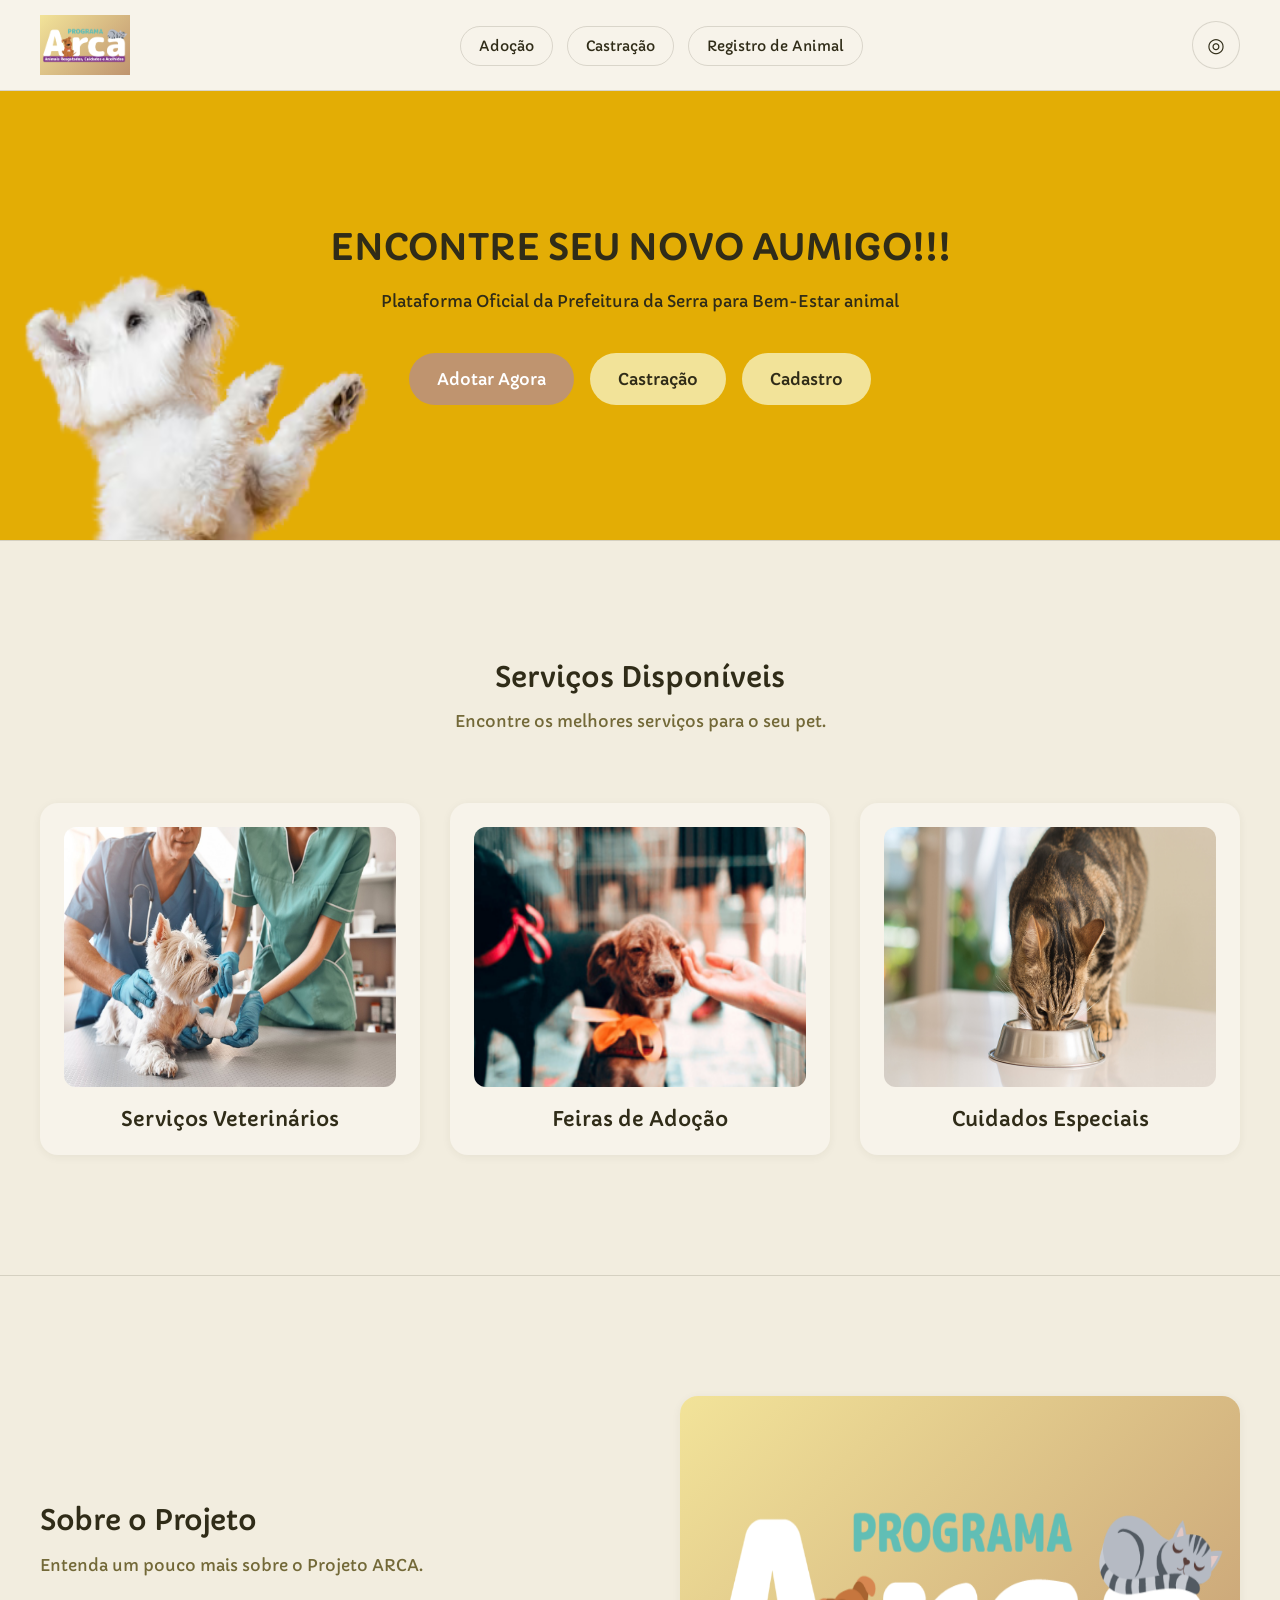
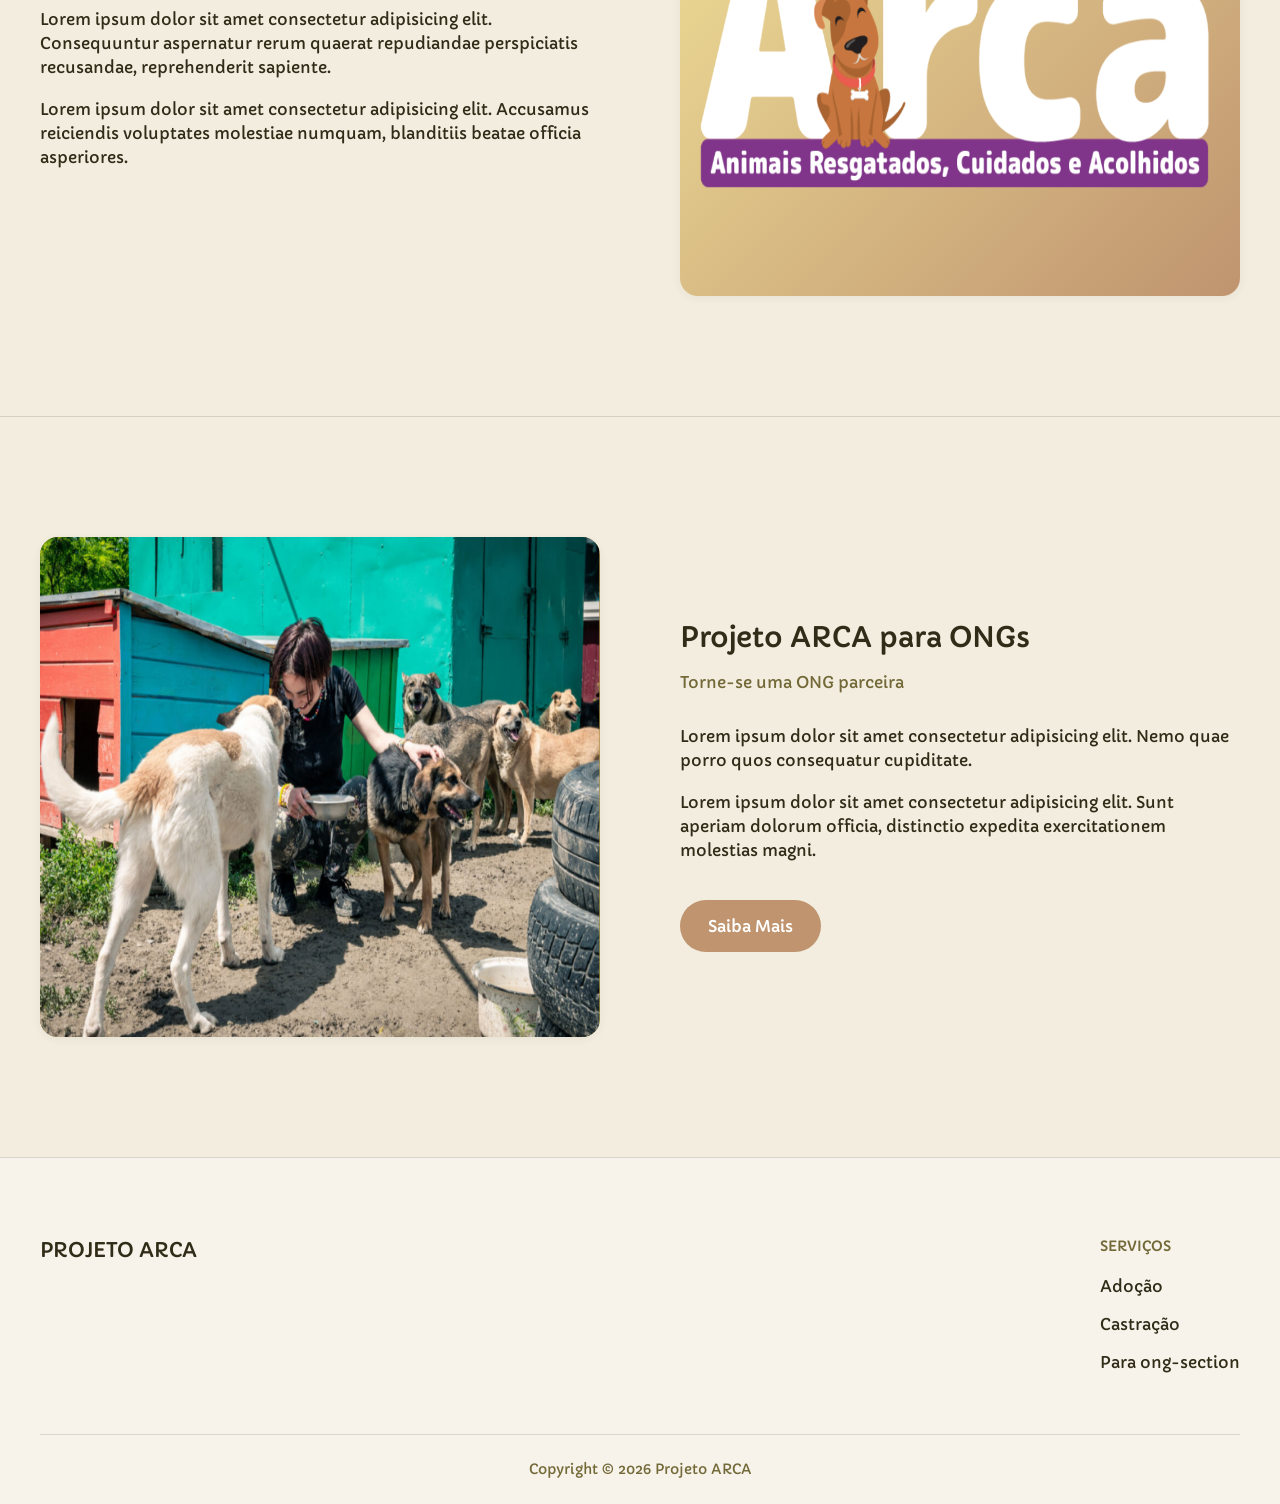
<file: index.html>
<!DOCTYPE html> 
<html lang="pt-BR">
<head>
    <meta charset="UTF-8">
    <meta name="viewport" content="width=device-width, initial-scale=1.0">
    <title>Projeto ARCA</title>

    <!-- GLOBAL -->
    <link rel="stylesheet" href="style/colors.css">
    <link rel="stylesheet" href="style/fonts.css">
    <link rel="stylesheet" href="style/global.css">

    <!-- PAGES -->
    <link rel="stylesheet" href="style/pages/loader.css">
    <link rel="stylesheet" href="style/pages/home.css">

    <!-- COMPONENTS -->
    <link rel="stylesheet" href="style/components/header.css">
    <link rel="stylesheet" href="style/components/footer.css">
</head>
<body>

    <!-- LOADING -->
    <div id="loader">
        <h3 class="h2-loader">PROJETO ARCA</h3>
    </div>

    <!-- MAIN CONTENT -->
    <div id="home-content" style="display: none;">

        <!-- HEADER -->
        <header class="header">
            <div class="container">

                <div class="header-content">

                    <a href="./" class="header-logo">
                        <img src="./assets/img/arca-01.png" alt="Logo Projeto ARCA">
                    </a>

                    <nav class="header-nav">
                        <ul>
                            <li><a href="./pages/adoption.html">Adoção</a></li>
                            <li><a href="./pages/castration.html">Castração</a></li>
                            <li><a href="./pages/register.html">Registro de Animal</a></li>
                        </ul>
                    </nav>

                    <a href="./pages/admin.html">
                        <button class="header-profile">
                            <span>◎</span>
                        </button>
                    </a>

                </div>

            </div>
        </header>

        <!-- MAIN CONTENT -->
        <main>

            <section class="hero-section">
            <div class="container">

                <div class="hero-content">

                    <h1>ENCONTRE SEU NOVO AUMIGO!!!</h1>

                    <p>
                        Plataforma Oficial da Prefeitura da Serra para Bem-Estar animal
                    </p>

                    <div class="hero-buttons">
                        <a href="./pages/adoption.html">
                           <button class="btn">
                                Adotar Agora
                            </button> 
                        </a>

                        <a href="./pages/castration.html">
                            <button class="btn btn-secondary">
                                Castração
                            </button>
                        </a>

                        <a href="./pages/register.html"> 
                            <button class="btn btn-secondary">
                                Cadastro
                            </button>
                        </a>
                    </div>

                </div>

            </div>
            </section>

            <section class="services-section">
                <div class="container">

                    <div class="section-title">
                        <h2>Serviços Disponíveis</h2>
                        <p>Encontre os melhores serviços para o seu pet.</p>
                    </div>

                    <div class="services-grid">

                        <article class="service-card">
                            <img class="service-image" src="./assets/img/dog-03.jpg" alt="Serviços Veterinários">
                            <h3>Serviços Veterinários</h3>
                        </article>

                        <article class="service-card">
                            <img class="service-image" src="./assets/img/dog-02.png" alt="Feiras de Adoção">
                            <h3>Feiras de Adoção</h3>
                        </article>

                        <article class="service-card">
                            <img class="service-image" src="./assets/img/cat-01.jpg" alt="Cuidados Especiais">
                            <h3>Cuidados Especiais</h3>
                        </article>

                    </div>

                </div>
            </section>

            <section class="about-section">
                <div class="container">

                    <div class="about-content">

                        <div class="about-text">
                            <h2>Sobre o Projeto</h2>

                            <p class="text-muted">
                                Entenda um pouco mais sobre o Projeto ARCA.
                            </p>

                            <p>
                                Lorem ipsum dolor sit amet consectetur adipisicing elit.
                                Consequuntur aspernatur rerum quaerat repudiandae
                                perspiciatis recusandae, reprehenderit sapiente.
                            </p>

                            <p>
                                Lorem ipsum dolor sit amet consectetur adipisicing elit.
                                Accusamus reiciendis voluptates molestiae numquam,
                                blanditiis beatae officia asperiores.
                            </p>
                        </div>

                        <img class="about-image" src="./assets/img/arca-01.png" alt="Sobre o Projeto">

                    </div>

                </div>
            </section>

            <section class="ong-section">
                <div class="container">

                    <div class="ong-content">

                        <img class="ong-image" src="./assets/img/arca-02.png" alt="Projeto ARCA para ONGs">

                        <div class="ong-text">

                            <h2>Projeto ARCA para ONGs</h2>

                            <p class="text-muted">
                                Torne-se uma ONG parceira
                            </p>

                            <p>
                                Lorem ipsum dolor sit amet consectetur adipisicing elit.
                                Nemo quae porro quos consequatur cupiditate.
                            </p>

                            <p>
                                Lorem ipsum dolor sit amet consectetur adipisicing elit.
                                Sunt aperiam dolorum officia, distinctio expedita
                                exercitationem molestias magni.
                            </p>

                            <a href="./pages/ngo.html">
                                <button class="btn">
                                    Saiba Mais
                                </button>
                            </a>

                        </div>

                    </div>

                </div>
            </section>

        </main>

        <!-- FOOTER -->
        <footer class="footer">
            <div class="container">

                <div class="footer-content">

                    <div class="footer-brand">
                        <h3>PROJETO ARCA</h3>
                    </div>

                    <div class="footer-links">

                        <div class="footer-column">
                            <h4>SERVIÇOS</h4>

                            <ul>
                                <li><a href="./pages/adoption.html">Adoção</a></li>
                                <li><a href="./pages/castration.html">Castração</a></li>
                                <li><a href="./pages/ngo.html">Para ong-section</a></li>
                            </ul>
                        </div>

                    </div>

                </div>

                <div class="footer-bottom">
                    <p>Copyright © 2026 Projeto ARCA</p>
                </div>

            </div>
        </footer>

    </div>

    <script src="script/components/loader.js"></script>

</body>
</html>
</file>
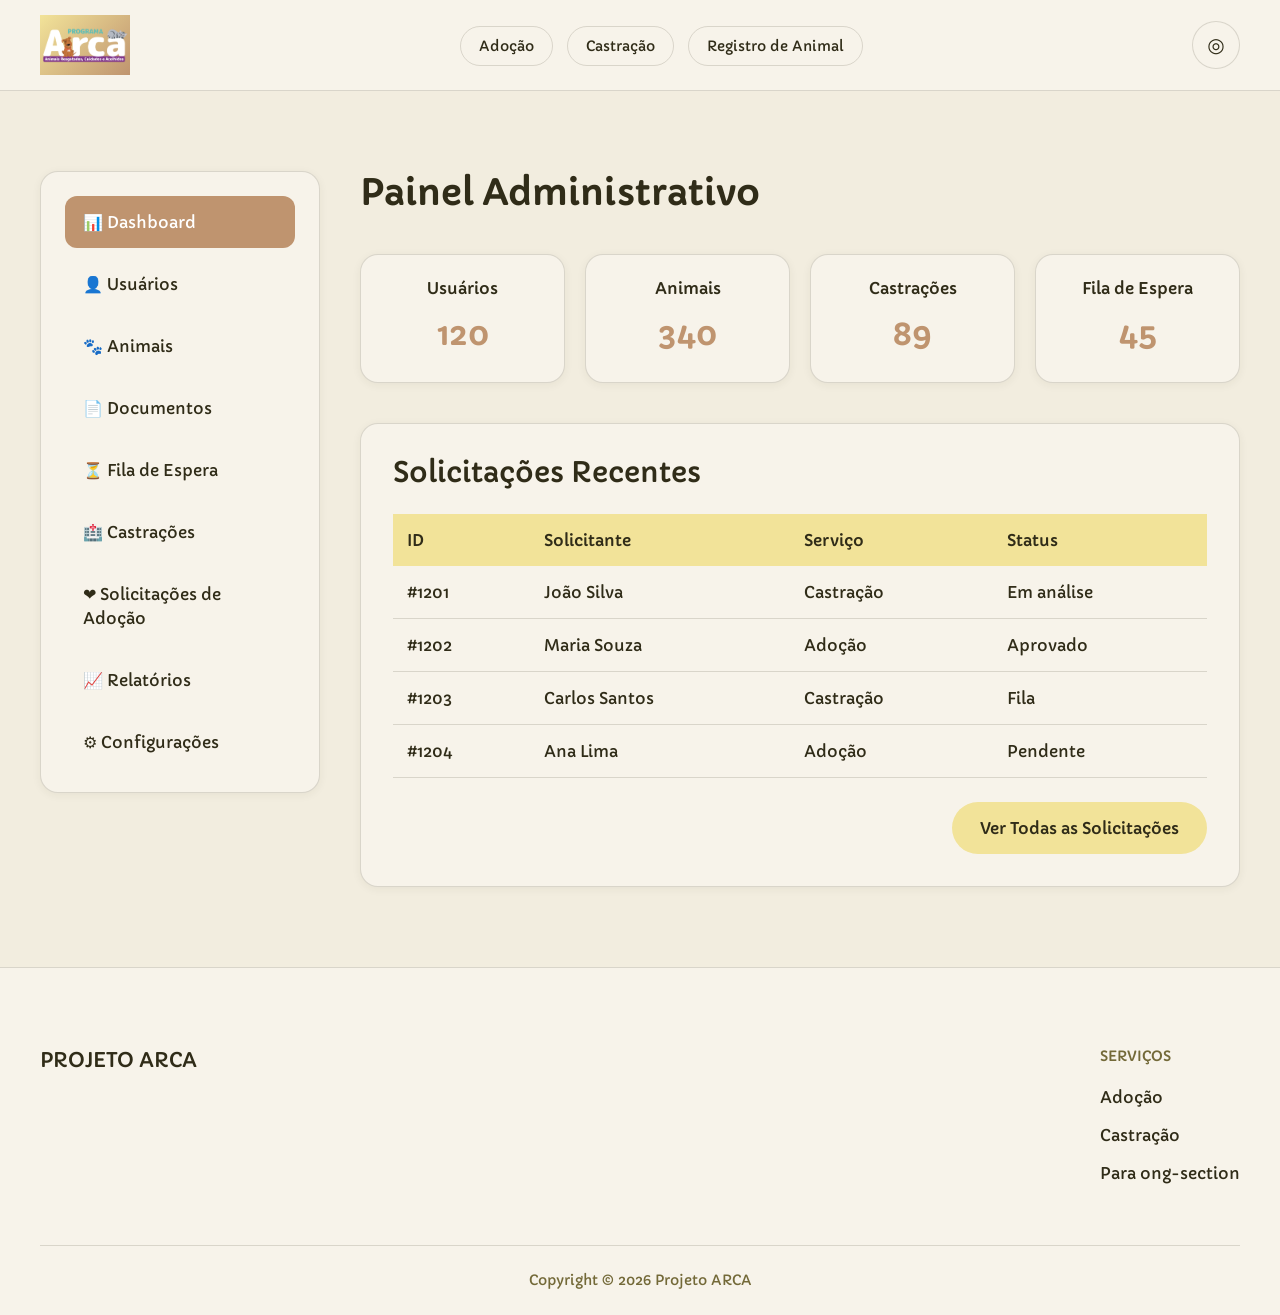
<file: pages/admin.html>
<!DOCTYPE html>
<html lang="en">
<head>
    <meta charset="UTF-8">
    <meta name="viewport" content="width=device-width, initial-scale=1.0">
    <title>Document</title>

    <!-- GLOBAL -->
    <link rel="stylesheet" href="./../style/colors.css">
    <link rel="stylesheet" href="./../style/fonts.css">
    <link rel="stylesheet" href="./../style/global.css">

    <!-- PAGES -->
    <link rel="stylesheet" href="./../style/pages/admin.css">

    <!-- COMPONENTS -->
    <link rel="stylesheet" href="./../style/components/header.css">
    <link rel="stylesheet" href="./../style/components/footer.css">

</head>
<body>

    <!-- HEADER -->
    <header class="header">
        <div class="container">

            <div class="header-content">

                <a href="./../" class="header-logo">
                    <img src="./../assets/img/arca-01.png" alt="Logo Projeto ARCA">
                </a>

                <nav class="header-nav">
                    <ul>
                        <li><a href="./adoption.html">Adoção</a></li>
                        <li><a href="./castration.html">Castração</a></li>
                        <li><a href="./register.html">Registro de Animal</a></li>
                    </ul>
                </nav>

                <a href="/">
                    <button class="header-profile">
                        <span>◎</span>
                    </button>
                </a>

            </div>

        </div>
    </header>

    <!-- MAIN CONTENT -->
    <main class="admin-page">

        <div class="container">

            <div class="admin-layout">

                <!-- MENU LATERAL -->
                <aside class="admin-sidebar">

                    <nav class="admin-nav">

                        <ul>

                            <li>
                                <a href="#" class="active">
                                    📊 Dashboard
                                </a>
                            </li>

                            <li>
                                <a href="#">
                                    👤 Usuários
                                </a>
                            </li>

                            <li>
                                <a href="#">
                                    🐾 Animais
                                </a>
                            </li>

                            <li>
                                <a href="#">
                                    📄 Documentos
                                </a>
                            </li>

                            <li>
                                <a href="#">
                                    ⏳ Fila de Espera
                                </a>
                            </li>

                            <li>
                                <a href="#">
                                    🏥 Castrações
                                </a>
                            </li>

                            <li>
                                <a href="#">
                                    ❤️ Solicitações de Adoção
                                </a>
                            </li>

                            <li>
                                <a href="#">
                                    📈 Relatórios
                                </a>
                            </li>

                            <li>
                                <a href="#">
                                    ⚙️ Configurações
                                </a>
                            </li>

                        </ul>

                    </nav>

                </aside>

                <!-- CONTEÚDO -->
                <section class="admin-content">

                    <div class="admin-header">

                        <h1>Painel Administrativo</h1>

                    </div>

                    <!-- MÉTRICAS -->
                    <div class="dashboard-cards">

                        <div class="dashboard-card">
                            <h3>Usuários</h3>
                            <span>120</span>
                        </div>

                        <div class="dashboard-card">
                            <h3>Animais</h3>
                            <span>340</span>
                        </div>

                        <div class="dashboard-card">
                            <h3>Castrações</h3>
                            <span>89</span>
                        </div>

                        <div class="dashboard-card">
                            <h3>Fila de Espera</h3>
                            <span>45</span>
                        </div>

                    </div>

                    <!-- TABELA -->
                    <div class="admin-table-card">

                        <h2>Solicitações Recentes</h2>

                        <table class="admin-table">

                            <thead>

                                <tr>
                                    <th>ID</th>
                                    <th>Solicitante</th>
                                    <th>Serviço</th>
                                    <th>Status</th>
                                </tr>

                            </thead>

                            <tbody>

                                <tr>
                                    <td>#1201</td>
                                    <td>João Silva</td>
                                    <td>Castração</td>
                                    <td>Em análise</td>
                                </tr>

                                <tr>
                                    <td>#1202</td>
                                    <td>Maria Souza</td>
                                    <td>Adoção</td>
                                    <td>Aprovado</td>
                                </tr>

                                <tr>
                                    <td>#1203</td>
                                    <td>Carlos Santos</td>
                                    <td>Castração</td>
                                    <td>Fila</td>
                                </tr>

                                <tr>
                                    <td>#1204</td>
                                    <td>Ana Lima</td>
                                    <td>Adoção</td>
                                    <td>Pendente</td>
                                </tr>

                            </tbody>

                        </table>

                        <div class="table-footer">

                            <a href="#" class="btn btn-secondary">
                                Ver Todas as Solicitações
                            </a>

                        </div>

                    </div>

                </section>

            </div>

        </div>

    </main>

    <!-- FOOTER -->
    <footer class="footer">
        <div class="container">

            <div class="footer-content">

                <div class="footer-brand">
                    <h3>PROJETO ARCA</h3>
                </div>

                <div class="footer-links">

                    <div class="footer-column">
                        <h4>SERVIÇOS</h4>

                        <ul>
                            <li><a href="./adoption.html">Adoção</a></li>
                            <li><a href="./castration.html">Castração</a></li>
                            <li><a href="./ngo.html">Para ong-section</a></li>
                        </ul>
                    </div>

                </div>

            </div>

            <div class="footer-bottom">
                <p>Copyright © 2026 Projeto ARCA</p>
            </div>

        </div>
    </footer>
    
</body>
</html>
</file>
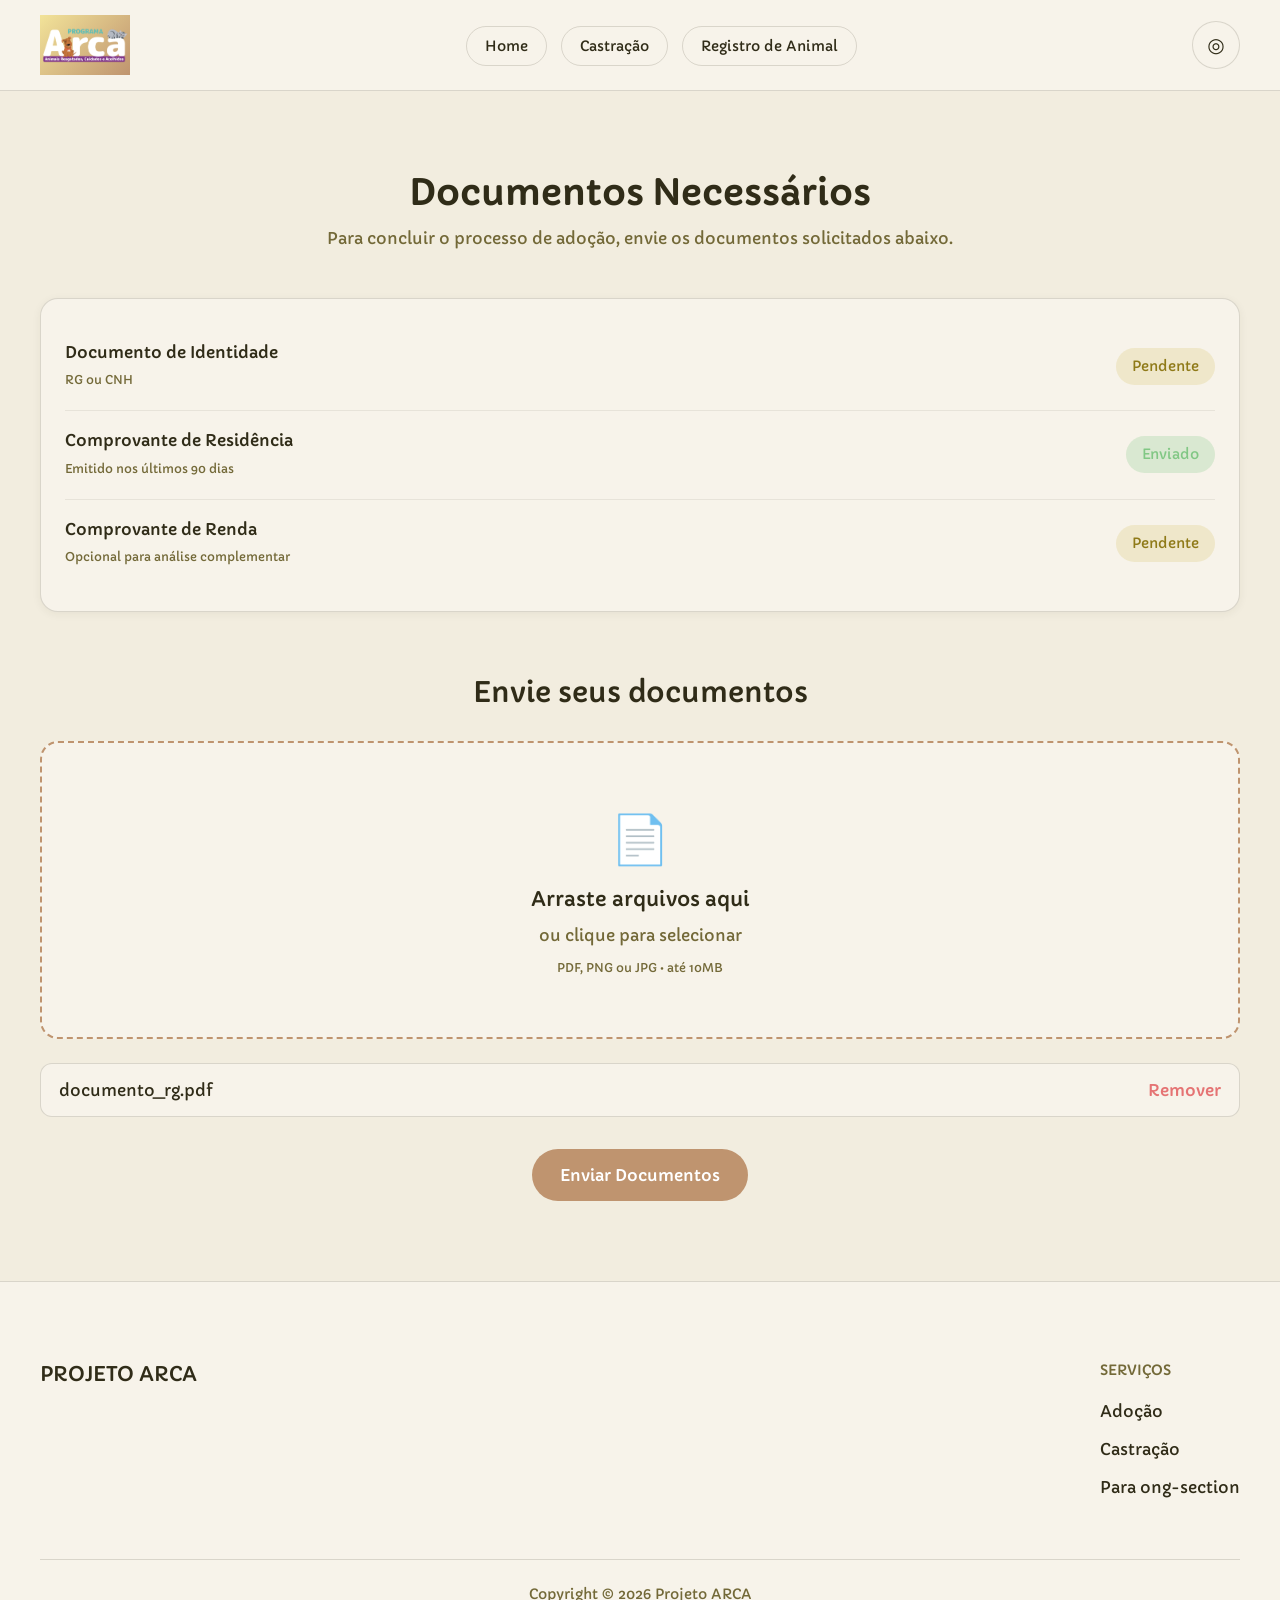
<file: pages/adoption.html>
<!DOCTYPE html>
<html lang="en">
<head>
    <meta charset="UTF-8">
    <meta name="viewport" content="width=device-width, initial-scale=1.0">
    <title>Document</title>

    <!-- GLOBAL -->
    <link rel="stylesheet" href="./../style/colors.css">
    <link rel="stylesheet" href="./../style/fonts.css">
    <link rel="stylesheet" href="./../style/global.css">

    <!-- PAGES -->
    <link rel="stylesheet" href="./../style/pages/adoption.css">

    <!-- COMPONENTS -->
    <link rel="stylesheet" href="./../style/components/header.css">
    <link rel="stylesheet" href="./../style/components/footer.css">

</head>
<body>

    <!-- HEADER -->
    <header class="header">
            <div class="container">

                <div class="header-content">

                    <a href="./../" class="header-logo">
                        <img src="./../assets/img/arca-01.png" alt="Logo Projeto ARCA">
                    </a>

                    <nav class="header-nav">
                        <ul>
                            <li><a href="./../index.html">Home</a></li>
                            <li><a href="./castration.html">Castração</a></li>
                            <li><a href="./register.html">Registro de Animal</a></li>
                        </ul>
                    </nav>

                    <a href="./admin.html">
                        <button class="header-profile">
                            <span>◎</span>
                        </button>
                    </a>

                </div>

            </div>
    </header>
    
    <!-- MAIN CONTENT -->
    <main class="documents-page">

        <div class="container">

            <section class="documents-header">
                <h1>Documentos Necessários</h1>
                <p class="text-muted">
                    Para concluir o processo de adoção, envie os documentos solicitados abaixo.
                </p>
            </section>

            <section class="documents-list">

                <div class="document-item">
                    <div>
                        <h4>Documento de Identidade</h4>
                        <small>RG ou CNH</small>
                    </div>

                    <span class="status pending">
                        Pendente
                    </span>
                </div>

                <div class="document-item">
                    <div>
                        <h4>Comprovante de Residência</h4>
                        <small>Emitido nos últimos 90 dias</small>
                    </div>

                    <span class="status approved">
                        Enviado
                    </span>
                </div>

                <div class="document-item">
                    <div>
                        <h4>Comprovante de Renda</h4>
                        <small>Opcional para análise complementar</small>
                    </div>

                    <span class="status pending">
                        Pendente
                    </span>
                </div>

            </section>

            <section class="upload-section">

                <h2>Envie seus documentos</h2>

                <label class="upload-area">

                    <input
                        type="file"
                        multiple
                        accept=".pdf,.png,.jpg,.jpeg"
                    >

                    <div class="upload-content">

                        <div class="upload-icon">
                            📄
                        </div>

                        <h3>Arraste arquivos aqui</h3>

                        <p class="text-muted">
                            ou clique para selecionar
                        </p>

                        <small>
                            PDF, PNG ou JPG • até 10MB
                        </small>

                    </div>

                </label>

                <div class="selected-files">

                    <div class="file-item">
                        <span>documento_rg.pdf</span>
                        <button type="button">
                            Remover
                        </button>
                    </div>

                </div>

                <div class="upload-actions">
                    <button class="btn">
                        Enviar Documentos
                    </button>
                </div>

            </section>

        </div>

    </main>

    <!-- FOOTER -->
    <footer class="footer">
        <div class="container">

            <div class="footer-content">

                <div class="footer-brand">
                    <h3>PROJETO ARCA</h3>
                </div>

                <div class="footer-links">

                    <div class="footer-column">
                        <h4>SERVIÇOS</h4>

                        <ul>
                            <li><a href="./adoption.html">Adoção</a></li>
                            <li><a href="./castration.html">Castração</a></li>
                            <li><a href="./ngo.html">Para ong-section</a></li>
                        </ul>
                    </div>

                </div>

            </div>

            <div class="footer-bottom">
                <p>Copyright © 2026 Projeto ARCA</p>
            </div>

        </div>
    </footer>

</body>
</html>
</file>
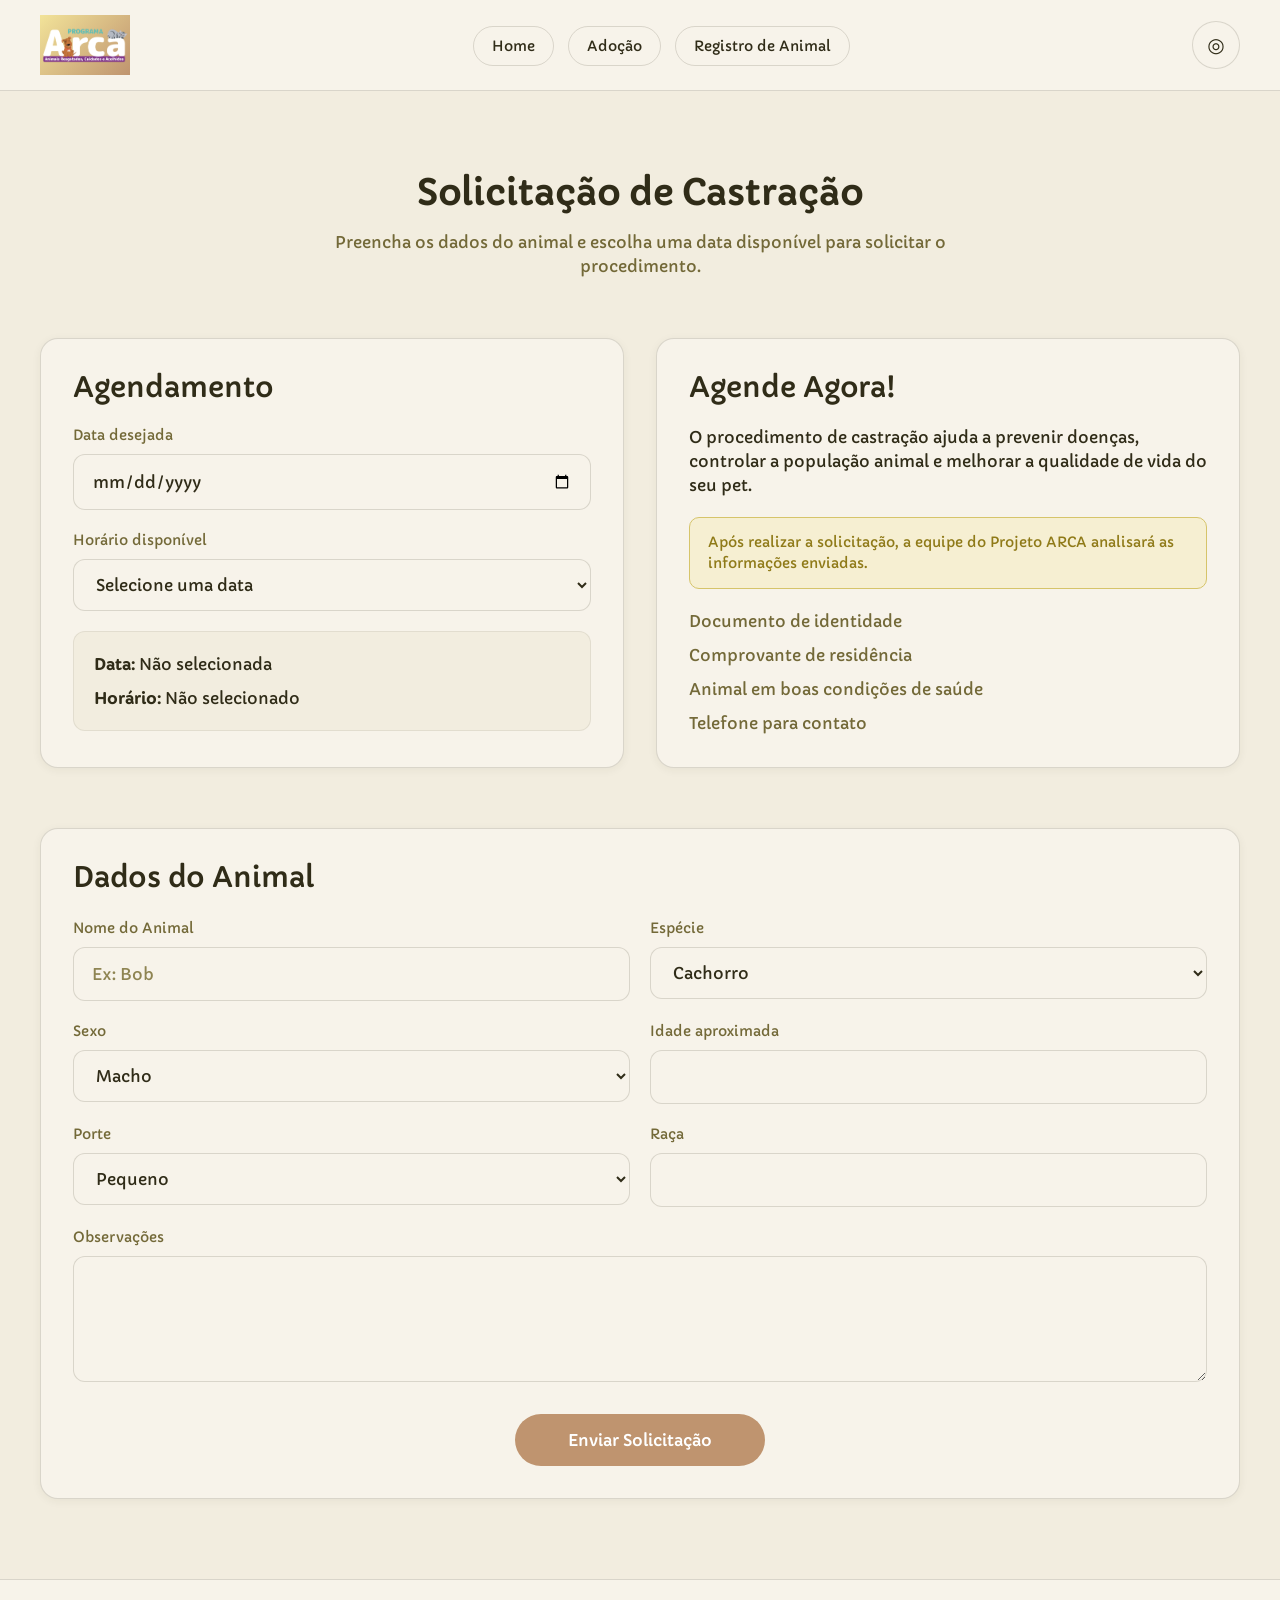
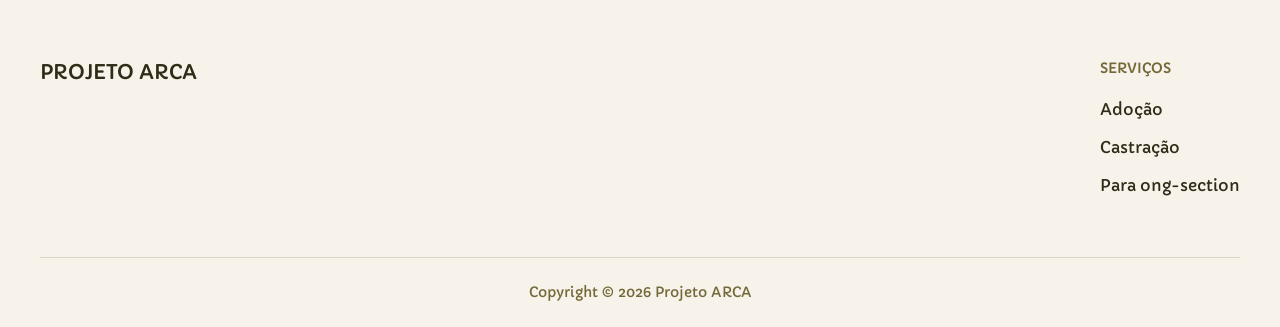
<file: pages/castration.html>
<!DOCTYPE html>
<html lang="en">
<head>
    <meta charset="UTF-8">
    <meta name="viewport" content="width=device-width, initial-scale=1.0">
    <title>Document</title>

    <!-- GLOBAL -->
    <link rel="stylesheet" href="./../style/colors.css">
    <link rel="stylesheet" href="./../style/fonts.css">
    <link rel="stylesheet" href="./../style/global.css">

    <!-- PAGES -->
    <link rel="stylesheet" href="./../style/pages/castration.css">

    <!-- COMPONENTS -->
    <link rel="stylesheet" href="./../style/components/header.css">
    <link rel="stylesheet" href="./../style/components/footer.css">


</head>
<body>

    <!-- HEADER -->
    <header class="header">
            <div class="container">

                <div class="header-content">

                    <a href="./../" class="header-logo">
                        <img src="./../assets/img/arca-01.png" alt="Logo Projeto ARCA">
                    </a>

                    <nav class="header-nav">
                        <ul>
                            <li><a href="./../index.html">Home</a></li>
                            <li><a href="./adoption.html">Adoção</a></li>
                            <li><a href="./register.html">Registro de Animal</a></li>
                        </ul>
                    </nav>

                    <a href="./admin.html">
                        <button class="header-profile">
                            <span>◎</span>
                        </button>
                    </a>

                </div>

            </div>
    </header>

    <!-- MAIN CONTENT -->
    <main class="castration-page">

        <div class="container">

            <section class="page-header">
                <h1>Solicitação de Castração</h1>

                <p class="text-muted">
                    Preencha os dados do animal e escolha uma data disponível para solicitar o procedimento.
                </p>
            </section>

            <section class="castration-grid">

                <div class="appointment-card">

                    <h2>Agendamento</h2>

                    <div class="form-group">
                        <label for="appointmentDate">
                            Data desejada
                        </label>

                        <input
                            type="date"
                            id="appointmentDate"
                        >
                    </div>

                    <div class="form-group">
                        <label for="appointmentTime">
                            Horário disponível
                        </label>

                        <select id="appointmentTime">
                            <option value="">
                                Selecione uma data
                            </option>
                        </select>
                    </div>

                    <div class="selected-info">

                        <p>
                            <strong>Data:</strong>
                            <span id="selectedDate">
                                Não selecionada
                            </span>
                        </p>

                        <p>
                            <strong>Horário:</strong>
                            <span id="selectedTime">
                                Não selecionado
                            </span>
                        </p>

                    </div>

                </div>

                <div class="info-card">

                    <h2>Agende Agora!</h2>

                    <p>
                        O procedimento de castração ajuda a prevenir doenças,
                        controlar a população animal e melhorar a qualidade de vida
                        do seu pet.
                    </p>

                    <div class="alert alert-warning">
                        Após realizar a solicitação, a equipe do Projeto ARCA
                        analisará as informações enviadas.
                    </div>

                    <ul class="requirements-list">
                        <li>Documento de identidade</li>
                        <li>Comprovante de residência</li>
                        <li>Animal em boas condições de saúde</li>
                        <li>Telefone para contato</li>
                    </ul>

                </div>

            </section>

            <section class="pet-form-section">

                <h2>Dados do Animal</h2>

                <form class="pet-form">

                    <div class="form-group">
                        <label>Nome do Animal</label>
                        <input type="text" placeholder="Ex: Bob">
                    </div>

                    <div class="form-group">
                        <label>Espécie</label>

                        <select>
                            <option>Cachorro</option>
                            <option>Gato</option>
                        </select>
                    </div>

                    <div class="form-group">
                        <label>Sexo</label>

                        <select>
                            <option>Macho</option>
                            <option>Fêmea</option>
                        </select>
                    </div>

                    <div class="form-group">
                        <label>Idade aproximada</label>
                        <input type="number">
                    </div>

                    <div class="form-group">
                        <label>Porte</label>

                        <select>
                            <option>Pequeno</option>
                            <option>Médio</option>
                            <option>Grande</option>
                        </select>
                    </div>

                    <div class="form-group">
                        <label>Raça</label>
                        <input type="text">
                    </div>

                    <div class="form-group full-width">
                        <label>Observações</label>
                        <textarea rows="4"></textarea>
                    </div>

                </form>

                <div class="submit-area">
                    <a href="./request-status.html">
                        <button type="submit" class="btn submit-btn">
                            Enviar Solicitação
                        </button>
                    </a>
                </div>

            </section>

        </div>

    </main>

    <!-- FOOTER -->
    <footer class="footer">
        <div class="container">

            <div class="footer-content">

                <div class="footer-brand">
                    <h3>PROJETO ARCA</h3>
                </div>

                <div class="footer-links">

                    <div class="footer-column">
                        <h4>SERVIÇOS</h4>

                        <ul>
                            <li><a href="./adoption.html">Adoção</a></li>
                            <li><a href="./castration.html">Castração</a></li>
                            <li><a href="./ngo.html">Para ong-section</a></li>
                        </ul>
                    </div>

                </div>

            </div>

            <div class="footer-bottom">
                <p>Copyright © 2026 Projeto ARCA</p>
            </div>

        </div>
    </footer>
    
    <script src="../script/pages/castration.js"></script>

</body>
</html>
</file>
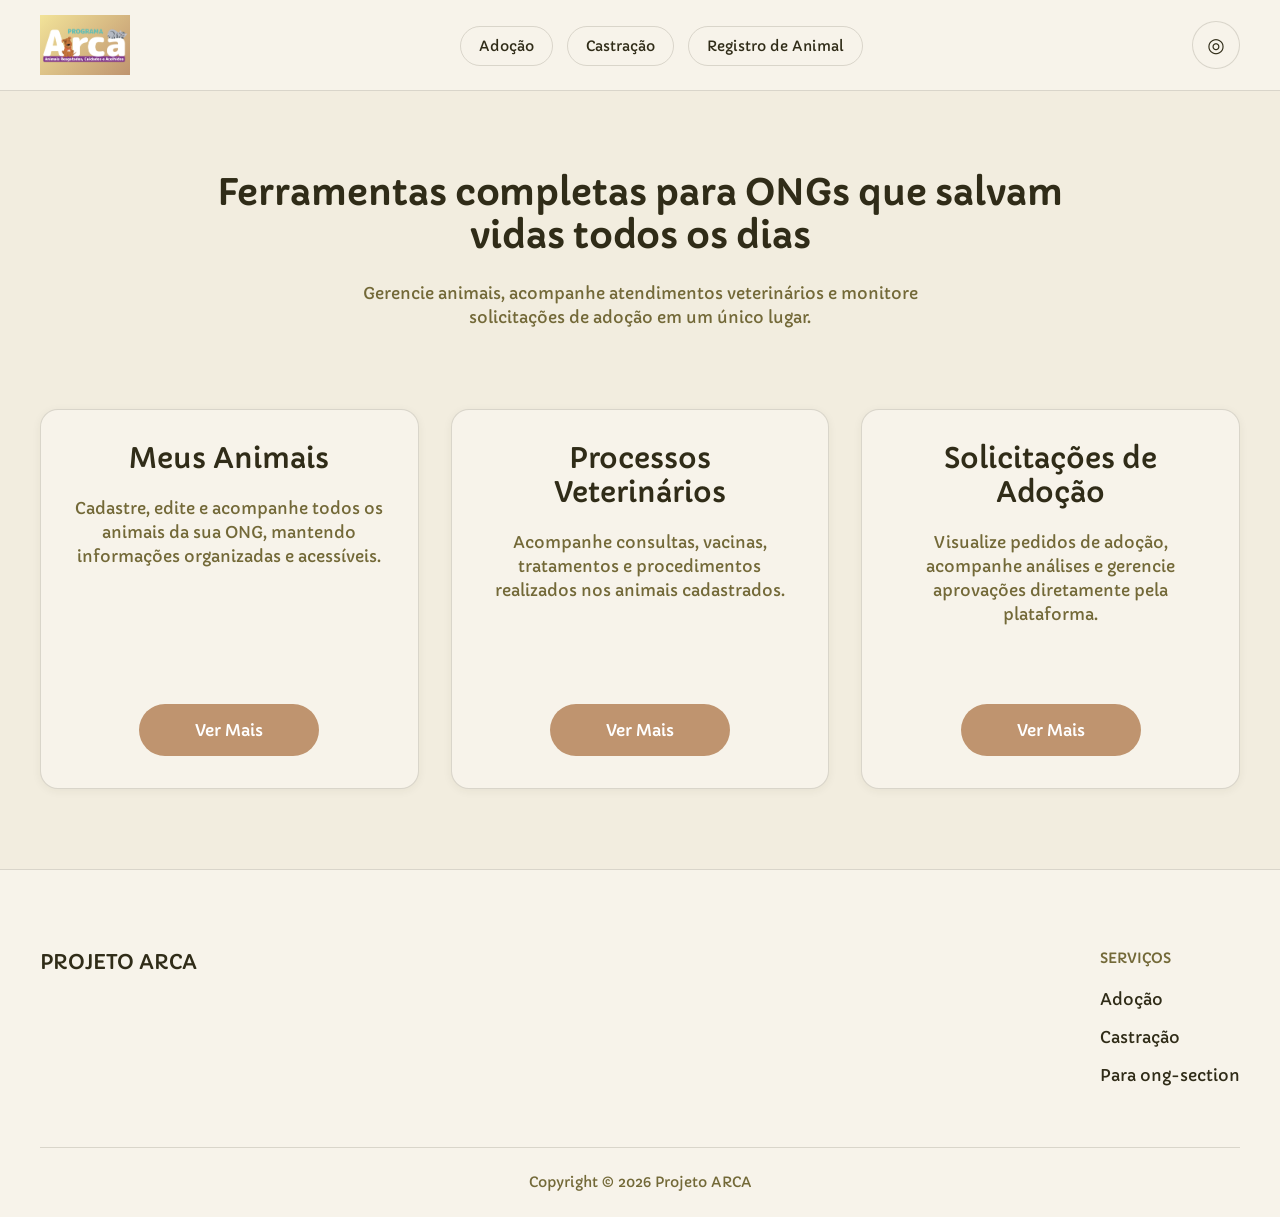
<file: pages/ngo.html>
<!DOCTYPE html>
<html lang="en">
<head>
    <meta charset="UTF-8">
    <meta name="viewport" content="width=device-width, initial-scale=1.0">
    <title>Document</title>

    <!-- GLOBAL -->
    <link rel="stylesheet" href="./../style/colors.css">
    <link rel="stylesheet" href="./../style/fonts.css">
    <link rel="stylesheet" href="./../style/global.css">

    <!-- PAGES -->
    <link rel="stylesheet" href="./../style/pages/ngo.css">

    <!-- COMPONENTS -->
    <link rel="stylesheet" href="./../style/components/header.css">
    <link rel="stylesheet" href="./../style/components/footer.css">

</head>
<body>

    <!-- HEADER -->
    <header class="header">
        <div class="container">

            <div class="header-content">

                <a href="./../" class="header-logo">
                    <img src="./../assets/img/arca-01.png" alt="Logo Projeto ARCA">
                </a>

                <nav class="header-nav">
                    <ul>
                        <li><a href="./adoption.html">Adoção</a></li>
                        <li><a href="./castration.html">Castração</a></li>
                        <li><a href="./register.html">Registro de Animal</a></li>
                    </ul>
                </nav>

                <a href="./admin.html">
                    <button class="header-profile">
                        <span>◎</span>
                    </button>
                </a>

            </div>

        </div>
    </header>
    
    <!-- MAIN CONTENT -->
    <main class="ngo-page">

        <div class="container">

            <section class="ngo-hero">

                <h1>
                    Ferramentas completas para ONGs que salvam vidas todos os dias
                </h1>

                <p class="text-muted">
                    Gerencie animais, acompanhe atendimentos veterinários e monitore solicitações de adoção em um único lugar.
                </p>

            </section>

            <section class="tools-grid">

                <article class="tool-card">

                    <h2>Meus Animais</h2>

                    <p>
                        Cadastre, edite e acompanhe todos os animais da sua ONG,
                        mantendo informações organizadas e acessíveis.
                    </p>

                    <a href="./animals.html" class="btn">
                        Ver Mais
                    </a>

                </article>

                <article class="tool-card">

                    <h2>Processos Veterinários</h2>

                    <p>
                        Acompanhe consultas, vacinas, tratamentos e procedimentos
                        realizados nos animais cadastrados.
                    </p>

                    <a href="./veterinary-processes.html" class="btn">
                        Ver Mais
                    </a>

                </article>

                <article class="tool-card">

                    <h2>Solicitações de Adoção</h2>

                    <p>
                        Visualize pedidos de adoção, acompanhe análises e gerencie
                        aprovações diretamente pela plataforma.
                    </p>

                    <a href="./adoption-requests.html" class="btn">
                        Ver Mais
                    </a>

                </article>

            </section>

        </div>

    </main>

    <!-- FOOTER -->
    <footer class="footer">
        <div class="container">

            <div class="footer-content">

                <div class="footer-brand">
                    <h3>PROJETO ARCA</h3>
                </div>

                <div class="footer-links">

                    <div class="footer-column">
                        <h4>SERVIÇOS</h4>

                        <ul>
                            <li><a href="./adoption.html">Adoção</a></li>
                            <li><a href="./castration.html">Castração</a></li>
                            <li><a href="./ngo.html">Para ong-section</a></li>
                        </ul>
                    </div>

                </div>

            </div>

            <div class="footer-bottom">
                <p>Copyright © 2026 Projeto ARCA</p>
            </div>

        </div>
    </footer>

</body>
</html>
</file>
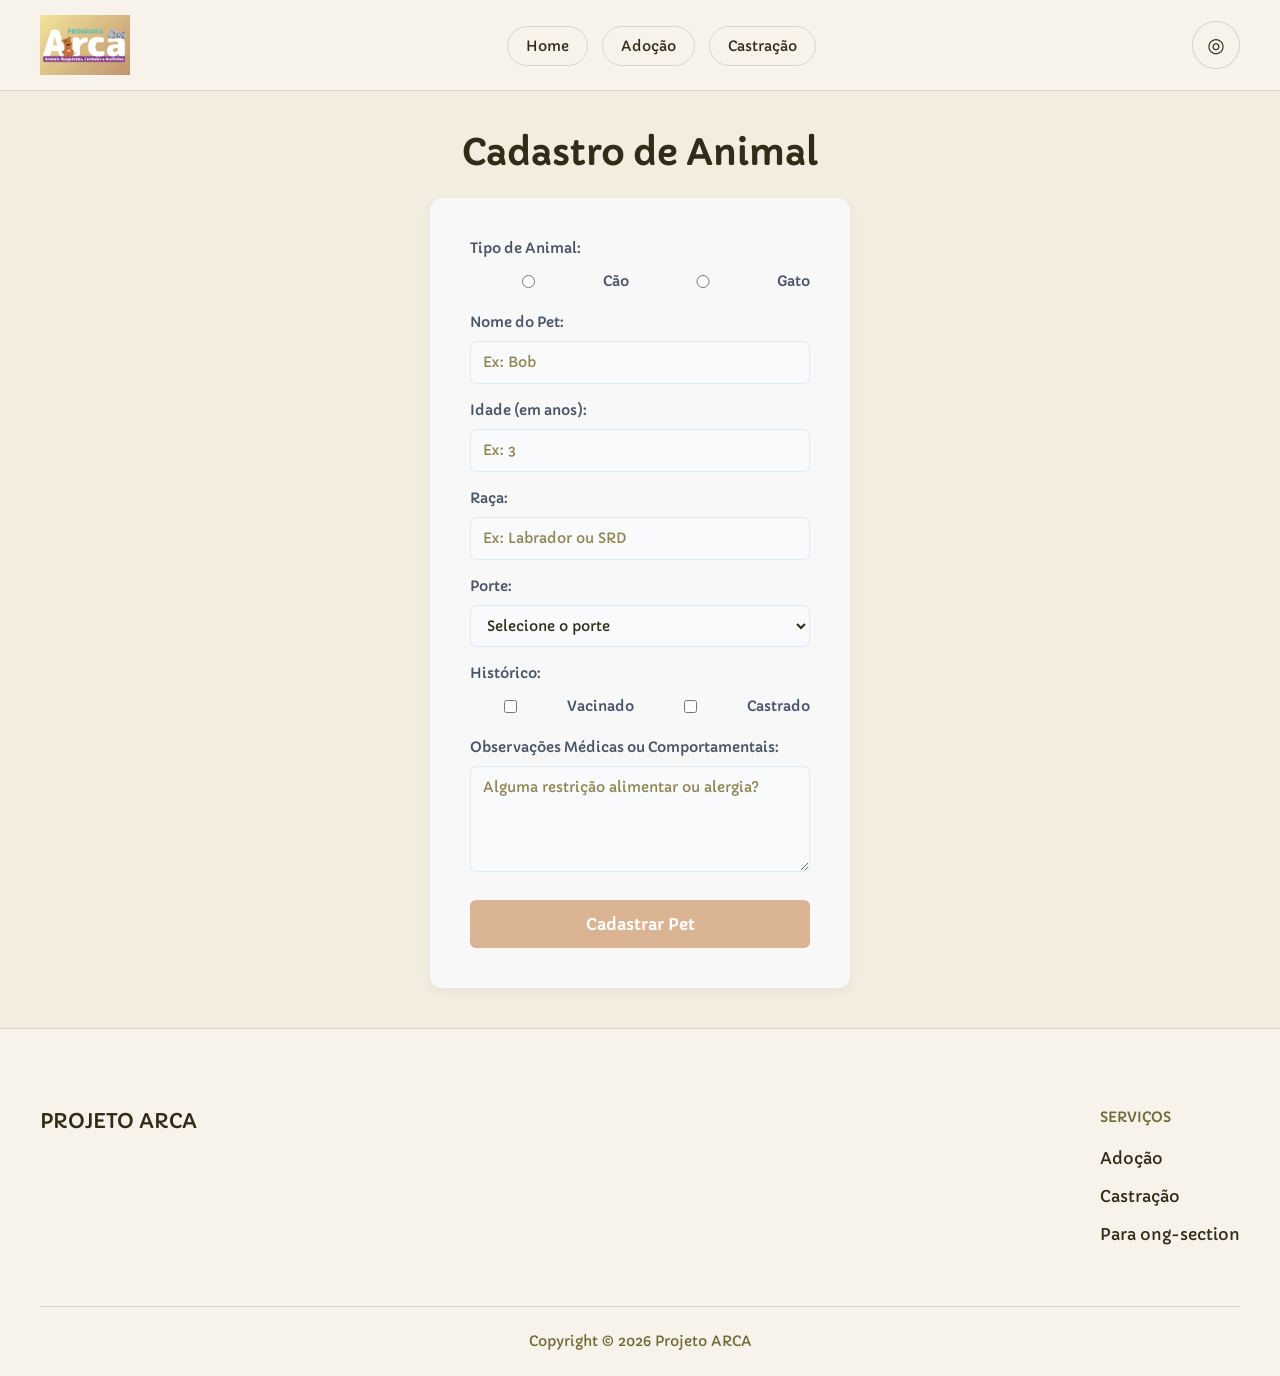
<file: pages/register.html>
<!DOCTYPE html>
<html lang="en">
<head>
    <meta charset="UTF-8">
    <meta name="viewport" content="width=device-width, initial-scale=1.0">
    <title>Document</title>

    <!-- GLOBAL -->
    <link rel="stylesheet" href="./../style/colors.css">
    <link rel="stylesheet" href="./../style/fonts.css">
    <link rel="stylesheet" href="./../style/global.css">

    <!-- PAGES -->
    <link rel="stylesheet" href="./../style/pages/register.css">

    <!-- COMPONENTS -->
    <link rel="stylesheet" href="./../style/components/header.css">
    <link rel="stylesheet" href="./../style/components/footer.css">

</head>
<body>

    <!-- HEADER -->
    <header class="header">
            <div class="container">

                <div class="header-content">

                    <a href="./../" class="header-logo">
                        <img src="./../assets/img/arca-01.png" alt="Logo Projeto ARCA">
                    </a>

                    <nav class="header-nav">
                        <ul>
                            <li><a href="./../index.html">Home</a></li>
                            <li><a href="./adoption.html">Adoção</a></li>
                            <li><a href="./castration.html">Castração</a></li>
                        </ul>
                    </nav>

                    <a href="./admin.html">
                        <button class="header-profile">
                            <span>◎</span>
                        </button>
                    </a>

                </div>

            </div>
    </header>

    <!-- MAIN CONTENT -->
    <main>
        <div class="container container-register-main">

            <div class="page-title">
                <h1>Cadastro de Animal</h1>
            </div>

            <div class="page-content">

                <form action="/cadastrar-pet" method="POST">
    
                    <label>Tipo de Animal:</label>
                    <div class="radio-group">
                        <input type="radio" id="tipo_cao" name="tipo_animal" value="cao" required>
                        <label for="tipo_cao">Cão</label>

                        <input type="radio" id="tipo_gato" name="tipo_animal" value="gato">
                        <label for="tipo_gato">Gato</label>
                    </div>

                    <label for="nome_pet">Nome do Pet:</label>
                    <input type="text" id="nome_pet" name="nome_pet" placeholder="Ex: Bob" required>

                    <label for="idade_pet">Idade (em anos):</label>
                    <input type="number" id="idade_pet" name="idade_pet" min="0" max="30" placeholder="Ex: 3" required>

                    <label for="raca_pet">Raça:</label>
                    <input type="text" id="raca_pet" name="raca_pet" placeholder="Ex: Labrador ou SRD" required>

                    <label for="porte_pet">Porte:</label>
                    <select id="porte_pet" name="porte_pet" required>
                        <option value="" disabled selected>Selecione o porte</option>
                        <option value="pequeno">Pequeno</option>
                        <option value="medio">Médio</option>
                        <option value="grande">Grande</option>
                    </select>

                    <label>Histórico:</label>
                    <div class="checkbox-group">
                        <input type="checkbox" id="vacinado" name="saude[]" value="vacinado">
                        <label for="vacinado">Vacinado</label>

                        <input type="checkbox" id="castrado" name="saude[]" value="castrado">
                        <label for="castrado">Castrado</label>
                    </div>

                    <label for="observacoes">Observações Médicas ou Comportamentais:</label>
                    <textarea id="observacoes" name="observacoes" rows="4" placeholder="Alguma restrição alimentar ou alergia?"></textarea>

                    <button type="submit">Cadastrar Pet</button>
                </form>
            </div>

        </div>
    </main>

    <!-- FOOTER -->
    <footer class="footer">
        <div class="container">

            <div class="footer-content">

                <div class="footer-brand">
                    <h3>PROJETO ARCA</h3>
                </div>

                <div class="footer-links">

                    <div class="footer-column">
                        <h4>SERVIÇOS</h4>

                        <ul>
                            <li><a href="./adoption.html">Adoção</a></li>
                            <li><a href="./castration.html">Castração</a></li>
                            <li><a href="./ngo.html">Para ong-section</a></li>
                        </ul>
                    </div>

                </div>

            </div>

            <div class="footer-bottom">
                <p>Copyright © 2026 Projeto ARCA</p>
            </div>

        </div>
    </footer>
    
</body>
</html>
</file>
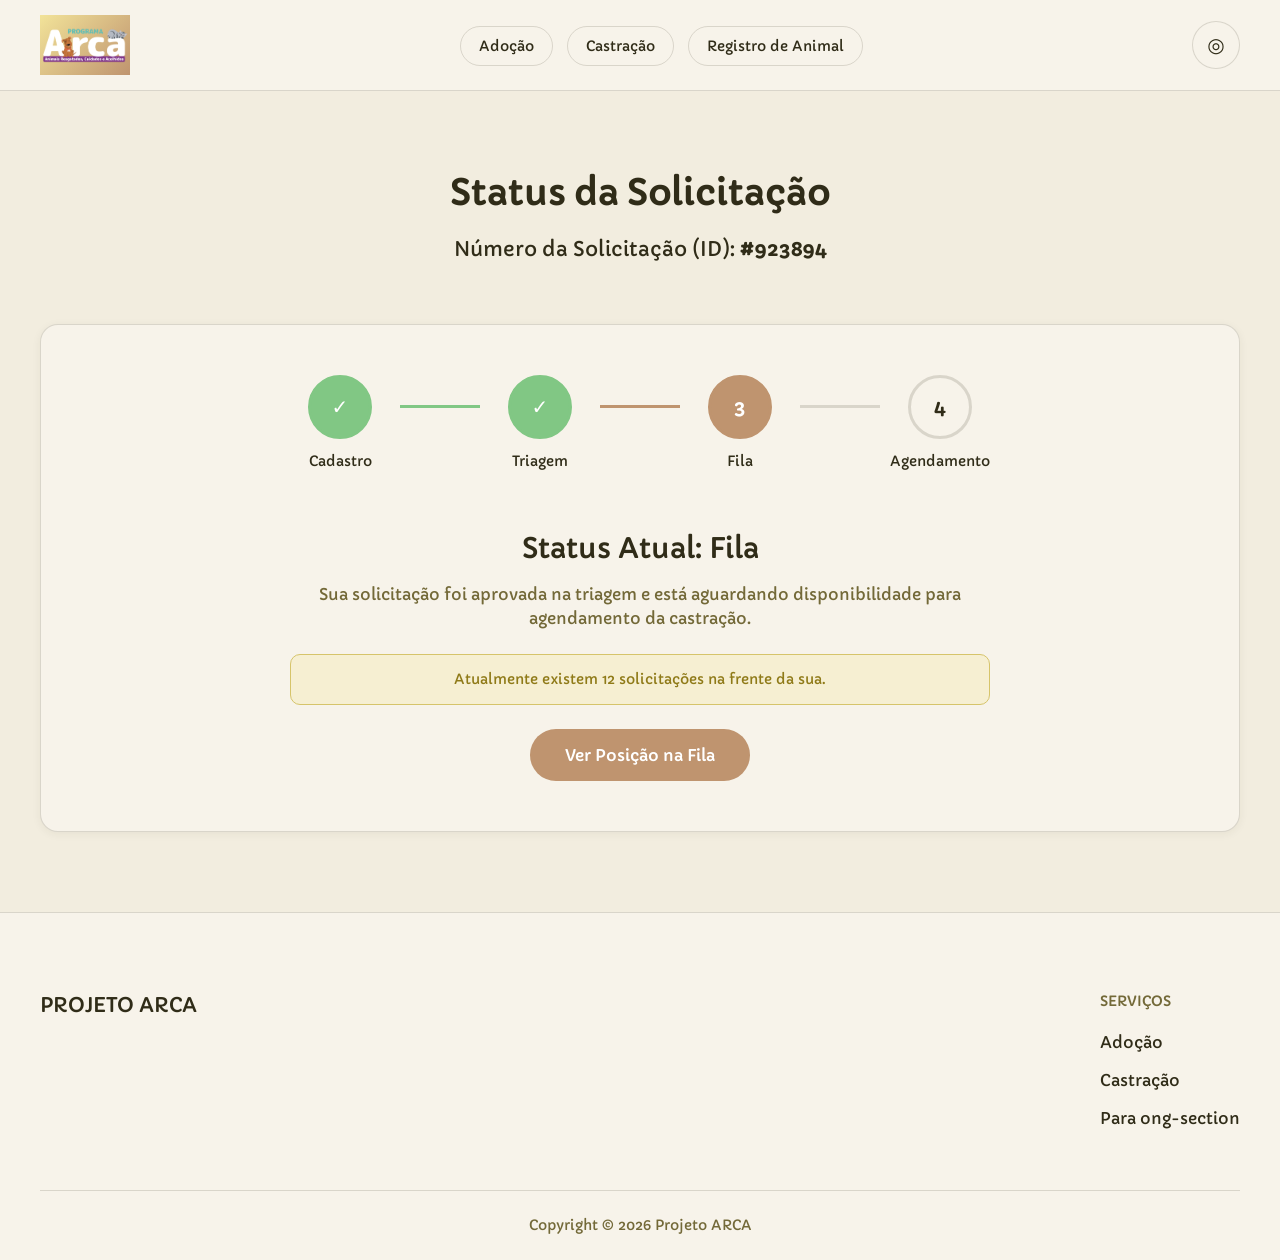
<file: pages/request-status.html>
<!DOCTYPE html>
<html lang="en">
<head>
    <meta charset="UTF-8">
    <meta name="viewport" content="width=device-width, initial-scale=1.0">
    <title>Document</title>

    <!-- GLOBAL -->
    <link rel="stylesheet" href="./../style/colors.css">
    <link rel="stylesheet" href="./../style/fonts.css">
    <link rel="stylesheet" href="./../style/global.css">

    <!-- PAGES -->
    <link rel="stylesheet" href="./../style/pages/request-status.css">

    <!-- COMPONENTS -->
    <link rel="stylesheet" href="./../style/components/header.css">
    <link rel="stylesheet" href="./../style/components/footer.css">

</head>
<body>

    <!-- HEADER -->
    <header class="header">
            <div class="container">

                <div class="header-content">

                    <a href="./../" class="header-logo">
                        <img src="./../assets/img/arca-01.png" alt="Logo Projeto ARCA">
                    </a>

                    <nav class="header-nav">
                        <ul>
                            <li><a href="./adoption.html">Adoção</a></li>
                            <li><a href="./castration.html">Castração</a></li>
                            <li><a href="./register.html">Registro de Animal</a></li>
                        </ul>
                    </nav>

                    <a href="./admin.html">
                        <button class="header-profile">
                            <span>◎</span>
                        </button>
                    </a>

                </div>

            </div>
    </header>

    <!-- MAIN CONTENT -->
    <main class="request-status-page">

        <div class="container">

            <section class="status-header">

                <h1>Status da Solicitação</h1>

                <p class="request-id">
                    Número da Solicitação (ID):
                    <strong>#923894</strong>
                </p>

            </section>

            <section class="status-card">

                <div class="status-timeline">

                    <!-- ETAPA 1 -->
                    <div class="step completed">

                        <div class="step-circle">
                            ✓
                        </div>

                        <span class="step-label">
                            Cadastro
                        </span>

                    </div>

                    <div class="step-line completed"></div>

                    <!-- ETAPA 2 -->
                    <div class="step completed">

                        <div class="step-circle">
                            ✓
                        </div>

                        <span class="step-label">
                            Triagem
                        </span>

                    </div>

                    <div class="step-line active"></div>

                    <!-- ETAPA 3 -->
                    <div class="step active">

                        <div class="step-circle">
                            3
                        </div>

                        <span class="step-label">
                            Fila
                        </span>

                    </div>

                    <div class="step-line"></div>

                    <!-- ETAPA 4 -->
                    <div class="step">

                        <div class="step-circle">
                            4
                        </div>

                        <span class="step-label">
                            Agendamento
                        </span>

                    </div>

                </div>

                <div class="status-details">

                    <h2>Status Atual: Fila</h2>

                    <p class="text-muted">
                        Sua solicitação foi aprovada na triagem e está aguardando
                        disponibilidade para agendamento da castração.
                    </p>

                    <div class="alert alert-warning">
                        Atualmente existem 12 solicitações na frente da sua.
                    </div>

                    <div class="status-actions">

                        <a href="./waiting-list.html" class="btn">
                            Ver Posição na Fila
                        </a>

                    </div>

                </div>

            </section>

        </div>

    </main>

    <!-- FOOTER -->
    <footer class="footer">
        <div class="container">

            <div class="footer-content">

                <div class="footer-brand">
                    <h3>PROJETO ARCA</h3>
                </div>

                <div class="footer-links">

                    <div class="footer-column">
                        <h4>SERVIÇOS</h4>

                        <ul>
                            <li><a href="./adoption.html">Adoção</a></li>
                            <li><a href="./castration.html">Castração</a></li>
                            <li><a href="./ngo.html">Para ong-section</a></li>
                        </ul>
                    </div>

                </div>

            </div>

            <div class="footer-bottom">
                <p>Copyright © 2026 Projeto ARCA</p>
            </div>

        </div>
    </footer>
    
</body>
</html>
</file>
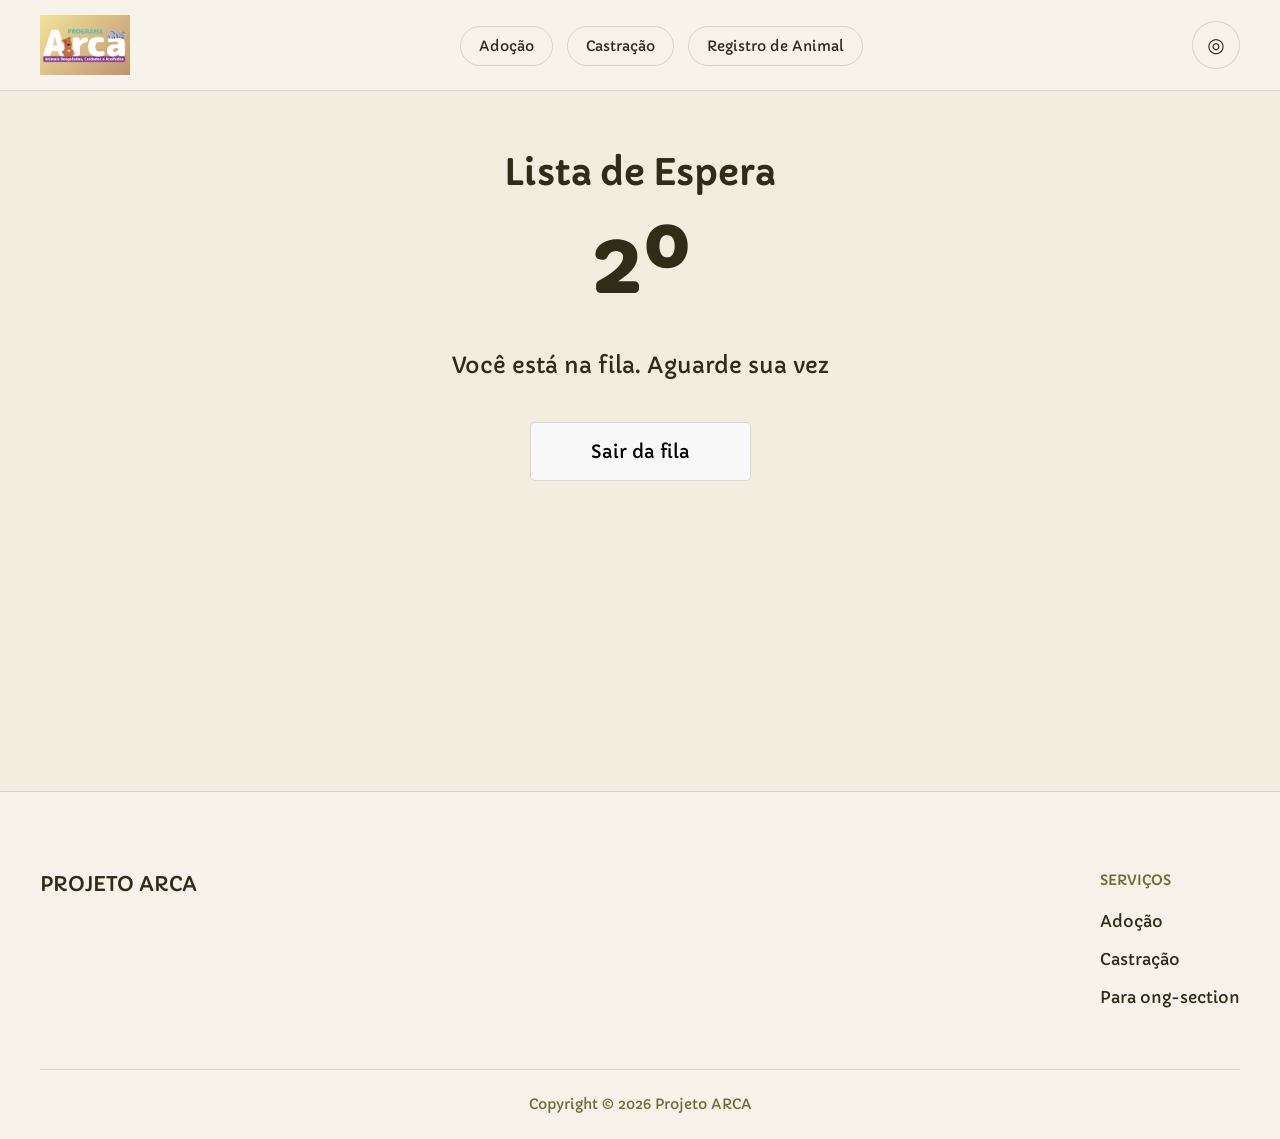
<file: pages/waiting-list.html>
<!DOCTYPE html>
<html lang="pt-BR">
<head>
    <meta charset="UTF-8">
    <meta name="viewport" content="width=device-width, initial-scale=1.0">
    <title>Lista de Espera</title>

    <!-- GLOBAL -->
    <link rel="stylesheet" href="./../style/colors.css">
    <link rel="stylesheet" href="./../style/fonts.css">
    <link rel="stylesheet" href="./../style/global.css">

    <!-- PAGES -->
    <link rel="stylesheet" href="./../style/pages/loader.css">
    <link rel="stylesheet" href="./../style/pages/waiting-list.css">

    <!-- COMPONENTS -->
    <link rel="stylesheet" href="./../style/components/header.css">
    <link rel="stylesheet" href="./../style/components/footer.css">

</head>
<body>
    
    <!-- HEADER -->
    <header class="header">
            <div class="container">

                <div class="header-content">

                    <a href="./../" class="header-logo">
                        <img src="./../assets/img/arca-01.png" alt="Logo Projeto ARCA">
                    </a>

                    <nav class="header-nav">
                        <ul>
                            <li><a href="./adoption.html">Adoção</a></li>
                            <li><a href="./castration.html">Castração</a></li>
                            <li><a href="./register.html">Registro de Animal</a></li>
                        </ul>
                    </nav>

                    <a href="./admin.html">
                        <button class="header-profile">
                            <span>◎</span>
                        </button>
                    </a>

                </div>

            </div>
    </header>

    <!-- MAIN CONTENT -->
    <main>
        
        <h1 class="h1lista">Lista de Espera</h1>
        
        <div class="posicao">2º</div>
    
        <p class="texto">
        Você está na fila. Aguarde sua vez
        </p>
        
        <div class="alinhamento">
            
            <a href="./../">
                <button class="botao">
                    Sair da fila
                </button>
            </a>
            
        </div>
        
    </main>

    <!-- FOOTER -->
    <footer class="footer">
        <div class="container">

            <div class="footer-content">

                <div class="footer-brand">
                    <h3>PROJETO ARCA</h3>
                </div>

                <div class="footer-links">

                    <div class="footer-column">
                        <h4>SERVIÇOS</h4>

                        <ul>
                            <li><a href="./adoption.html">Adoção</a></li>
                            <li><a href="./castration.html">Castração</a></li>
                            <li><a href="./ngo.html">Para ong-section</a></li>
                        </ul>
                    </div>

                </div>

            </div>

            <div class="footer-bottom">
                <p>Copyright © 2026 Projeto ARCA</p>
            </div>

        </div>
    </footer>
    
</body>
</html>
</file>
<file: style/colors.css>
:root {
    /* =========================
       PALETA PRINCIPAL
    ========================= */
    --color-bg: #F2EDDF;
    --color-surface: #F7F3EA;

    --color-text: #302C18;
    --color-text-muted: #736938;
    --color-text-subtle: #8E8452;

    --color-accent: #BF946F;
    --color-accent-light: #D9B392;
    --color-accent-dark: #9C7654;
    --color-accent-super-light: #f8f8f8;

    --color-stylization: #736938;
    --color-component: #F2E399;
    --color-confirm: #A69337;

    /* =========================
       BORDAS
    ========================= */
    --color-border: rgba(48, 44, 24, 0.15);
    --color-border-light: rgba(48, 44, 24, 0.08);

    /* =========================
       ESTADOS
    ========================= */
    --color-success: #81C784;
    --color-warning: #D6C46A;
    --color-error: #E57373;

    /* =========================
       OVERLAY
    ========================= */
    --color-overlay: rgba(0, 0, 0, 0.45);

    /* =========================
       SOMBRAS
    ========================= */
    --shadow-sm: 0 2px 10px rgba(48, 44, 24, 0.06);
    --shadow-md: 0 6px 20px rgba(48, 44, 24, 0.10);

    /* =========================
       RADIUS
    ========================= */
    --radius-sm: 8px;
    --radius-md: 12px;
    --radius-lg: 18px;
    --radius-full: 999px;
}
</file>
<file: style/fonts.css>
/* =========================
   IMPORTAÇÃO DE FONTES
========================= */
@import url('https://fonts.googleapis.com/css2?family=Capriola&display=swap');

/* =========================
   VARIÁVEIS DE FONTE
========================= */
:root {
    --font-primary: 'Capriola', system-ui, -apple-system, sans-serif;

    --font-size-xs: 12px;
    --font-size-sm: 14px;
    --font-size-md: 16px;
    --font-size-lg: 20px;
    --font-size-xl: 28px;
    --font-size-xxl: 36px;

    --font-weight-regular: 400;
    --font-weight-medium: 500;
    --font-weight-bold: 600;

    --line-height-base: 1.5;
    --line-height-tight: 1.2;
}

/* =========================
   BASE
========================= */
body {
    font-family: var(--font-primary);
    font-size: var(--font-size-md);
    line-height: var(--line-height-base);
    color: var(--color-text);
}

/* =========================
   HEADINGS
========================= */
h1,
h2,
h3,
h4,
h5,
h6 {
    line-height: var(--line-height-tight);
    color: var(--color-text);
}

h1 {
    font-size: var(--font-size-xxl);
    font-weight: var(--font-weight-bold);
}

h2 {
    font-size: var(--font-size-xl);
    font-weight: var(--font-weight-medium);
}

h3 {
    font-size: var(--font-size-lg);
    font-weight: var(--font-weight-medium);
}

h4,
h5,
h6 {
    font-size: var(--font-size-md);
    font-weight: var(--font-weight-medium);
}

/* =========================
   TEXTO
========================= */
p {
    font-size: var(--font-size-md);
    color: var(--color-text);
}

small {
    font-size: var(--font-size-xs);
    color: var(--color-text-muted);
}

/* =========================
   UTILITÁRIOS
========================= */
.text-xs {
    font-size: var(--font-size-xs);
}

.text-sm {
    font-size: var(--font-size-sm);
}

.text-md {
    font-size: var(--font-size-md);
}

.text-lg {
    font-size: var(--font-size-lg);
}

.text-xl {
    font-size: var(--font-size-xl);
}

.text-xxl {
    font-size: var(--font-size-xxl);
}

.text-regular {
    font-weight: var(--font-weight-regular);
}

.text-medium {
    font-weight: var(--font-weight-medium);
}

.text-bold {
    font-weight: var(--font-weight-bold);
}

.text-center {
    text-align: center;
}

.text-muted {
    color: var(--color-text-muted);
}

.text-accent {
    color: var(--color-accent);
}
</file>
<file: style/global.css>
/* =========================
   RESET BÁSICO
========================= */
*,
*::before,
*::after {
    box-sizing: border-box;
    margin: 0;
    padding: 0;
}

/* =========================
   HTML / BODY
========================= */
html,
body {
    height: 100%;
    scroll-behavior: smooth;
}

body {
    line-height: var(--line-height-base);
    font-family: var(--font-primary);
    font-size: var(--font-size-md);
    font-weight: var(--font-weight-regular);

    -webkit-font-smoothing: antialiased;
    text-rendering: optimizeLegibility;

    background-color: var(--color-bg);
    color: var(--color-text);
}

/* =========================
   CONTAINER
========================= */
.container {
    width: 100%;
    max-width: 1440px;
    margin: 0 auto;
    padding: 0 40px;
}

/* =========================
   MÍDIA
========================= */
img,
picture,
video,
canvas,
svg {
    display: block;
    max-width: 100%;
}

/* =========================
   FORMULÁRIOS
========================= */
input,
button,
textarea,
select {
    font: inherit;
}

input,
textarea,
select {
    width: 100%;
    padding: 14px 18px;

    border: 1px solid var(--color-border);
    border-radius: 12px;

    background-color: var(--color-surface);
    color: var(--color-text);

    transition:
        border-color .2s ease,
        box-shadow .2s ease,
        background-color .2s ease;
}

input::placeholder,
textarea::placeholder {
    color: var(--color-text-subtle);
}

input:focus,
textarea:focus,
select:focus {
    border-color: var(--color-accent);
    box-shadow: 0 0 0 4px rgba(191, 148, 111, 0.15);
}

button {
    cursor: pointer;
    border: none;

    transition:
        transform .2s ease,
        opacity .2s ease,
        background-color .2s ease;
}

button:hover {
    opacity: .92;
}

button:active {
    transform: scale(.98);
}

/* =========================
   LINKS
========================= */
a {
    text-decoration: none;
    color: inherit;
}

/* =========================
   LISTAS
========================= */
ul,
ol {
    list-style: none;
}

/* =========================
   TABELAS
========================= */
table {
    border-collapse: collapse;
    border-spacing: 0;
}

/* =========================
   ACESSIBILIDADE
========================= */
:focus {
    outline: none;
}

:focus-visible {
    outline: 2px solid var(--color-accent);
    outline-offset: 2px;
}

/* =========================
   BOTÕES GLOBAIS
========================= */
.btn {
    display: inline-flex;
    align-items: center;
    justify-content: center;

    padding: 14px 28px;

    border-radius: 999px;

    font-weight: var(--font-weight-medium);
    font-size: var(--font-size-md);

    background-color: var(--color-accent);
    color: #fff;
}

.btn-secondary {
    background-color: var(--color-component);
    color: var(--color-text);
}

/* =========================
   ALERTAS
========================= */
.alert {
    padding: 14px 18px;
    border-radius: 10px;

    font-size: var(--font-size-sm);
    border: 1px solid transparent;
}

.alert-success {
    background-color: rgba(129, 199, 132, 0.25);
    border-color: var(--color-success);
    color: var(--color-success);
}

.alert-warning {
    background-color: rgba(242, 227, 153, 0.3);
    border-color: var(--color-warning);
    color: #8f7a18;
}

.alert-error {
    background-color: rgba(229, 115, 115, 0.25);
    border-color: var(--color-error);
    color: var(--color-error);
}

/* =========================
   TABLET
========================= */
@media (max-width: 768px) {
    .container {
        padding: 0 20px;
    }

    body {
        font-size: var(--font-size-sm);
    }
}
</file>
<file: style/pages/loader.css>
/* tela inteira */
#loader {
  position: fixed;
  top: 0;
  left: 0;
  right: 0;
  bottom: 0;

  background: var(--color-bg);
  display: flex;
  justify-content: center;
  align-items: center;

  z-index: 9999;
  transition: opacity 1.5s ease;
}

#loader.hide {
  opacity: 0;
  pointer-events: none;
}
</file>
<file: style/pages/home.css>
/* =========================
   HOME PAGE
========================= */

/* HERO */
.hero-section {
    min-height: calc(50vh);

    display: flex;
    align-items: center;
    justify-content: center;

    padding: 120px 0;

    border-bottom: 1px solid var(--color-border);

    background-image: url(./../../assets/img/dog-01.png);
    background-size: cover;
    background-position: bottom;
    background-repeat: no-repeat;
}

.hero-content {
    text-align: center;

    max-width: 800px;

    margin: 0 auto;
}

.hero-content h1 {
    margin-bottom: 20px;

}

.hero-content p {
    margin-bottom: 40px;

    color: var(--color-text);
}

.hero-buttons {
    display: flex;
    align-items: center;
    justify-content: center;
    gap: 16px;

    flex-wrap: wrap;
}

/* SECTION TITLE */
.section-title {
    text-align: center;

    margin-bottom: 70px;
}

.section-title h2 {
    margin-bottom: 14px;
}

.section-title p {
    color: var(--color-text-muted);
}

/* SERVICES */
.services-section {
    padding: 120px 0;

    border-bottom: 1px solid var(--color-border);
}

.services-grid {
    display: grid;
    grid-template-columns: repeat(3, 1fr);
    gap: 30px;
}

.service-card {
    padding: 24px;

    border-radius: var(--radius-lg);

    background-color: var(--color-surface);

    box-shadow: var(--shadow-sm);

    transition:
        transform .3s ease,
        box-shadow .3s ease;
}

.service-card:hover {
    transform: translateY(-5px);
    box-shadow: var(--shadow-md);
}

.service-image {
    width: 100%;
    height: 260px;

    border-radius: var(--radius-md);

    margin-bottom: 20px;

    background:
        linear-gradient(
            135deg,
            var(--color-accent-light),
            var(--color-confirm)
        );
}

.service-card h3 {
    text-align: center;
}

/* ABOUT */
.about-section {
    padding: 120px 0;

    border-bottom: 1px solid var(--color-border);
}

.about-content {
    display: grid;
    grid-template-columns: 1fr 1fr;
    gap: 80px;

    align-items: center;
}

.about-text h2 {
    margin-bottom: 16px;
}

.about-text .text-muted {
    margin-bottom: 30px;
}

.about-text p {
    margin-bottom: 18px;
}

.about-image {
    width: 100%;
    height: 500px;

    border-radius: var(--radius-lg);

    background:
        linear-gradient(
            135deg,
            var(--color-component),
            var(--color-accent)
        );

    box-shadow: var(--shadow-sm);
}

/* ONG */
.ong-section {
    padding: 120px 0;
}

.ong-content {
    display: grid;
    grid-template-columns: 1fr 1fr;
    gap: 80px;

    align-items: center;
}

.ong-image {
    width: 100%;
    height: 500px;

    border-radius: var(--radius-lg);

    background:
        linear-gradient(
            135deg,
            var(--color-accent),
            var(--color-confirm)
        );

    box-shadow: var(--shadow-sm);
}

.ong-text h2 {
    margin-bottom: 16px;
}

.ong-text .text-muted {
    margin-bottom: 30px;
}

.ong-text p {
    margin-bottom: 18px;
}

.ong-text .btn {
    margin-top: 20px;
}

/* TABLET */
@media (max-width: 992px) {

    .services-grid {
        grid-template-columns: 1fr;
    }

    .about-content,
    .ong-content {
        grid-template-columns: 1fr;
    }

}

/* MOBILE */
@media (max-width: 768px) {

    .hero-section,
    .services-section,
    .about-section,
    .ong-section {
        padding: 80px 0;
    }

    .hero-content h1 {
        font-size: 42px;
    }

    .about-content,
    .ong-content {
        gap: 40px;
    }

    .about-image,
    .ong-image {
        height: 320px;
    }

}
</file>
<file: style/components/header.css>
/* =========================
   HEADER
========================= */
.header {
    width: 100%;

    position: sticky;
    top: 0;
    z-index: 1000;

    background-color: var(--color-surface);

    backdrop-filter: blur(12px);

    border-bottom: 1px solid var(--color-border);
}

.header-content {
    height: 90px;

    display: flex;
    align-items: center;
    justify-content: space-between;

    gap: 20px;
}

/* LOGO */
.header-logo {
    display: flex;
    align-items: center;

    flex-shrink: 0;
}

.header-logo img {
    max-height: 60px;
    width: auto;

    display: block;

    object-fit: contain;

    background:
        linear-gradient(
            135deg,
            var(--color-component),
            var(--color-accent)
        );
}

/* NAV */
.header-nav ul {
    display: flex;
    align-items: center;
    gap: 14px;

    list-style: none;
}

.header-nav a {
    padding: 10px 18px;

    border-radius: var(--radius-full);

    background-color: var(--color-surface);

    border: 1px solid var(--color-border);

    font-size: var(--font-size-sm);

    text-decoration: none;

    color: var(--color-text);

    transition:
        background-color .2s ease,
        border-color .2s ease,
        transform .2s ease;
}

.header-nav a:hover {
    background-color: var(--color-component);

    border-color: transparent;

    transform: translateY(-1px);
}

/* PROFILE */
.header-profile {
    width: 48px;
    height: 48px;

    display: flex;
    align-items: center;
    justify-content: center;

    border-radius: 50%;

    background-color: var(--color-surface);

    border: 1px solid var(--color-border);

    color: var(--color-text);

    font-size: 20px;

    cursor: pointer;

    transition:
        background-color .2s ease,
        border-color .2s ease,
        transform .2s ease;
}

.header-profile:hover {
    background-color: var(--color-component);

    border-color: transparent;

    transform: translateY(-1px);
}

/* MOBILE */
@media (max-width: 768px) {

    .header-content {
        height: auto;

        padding: 20px 0;

        flex-direction: column;
    }

    .header-logo img {
        max-height: 50px;
    }

    .header-nav ul {
        flex-wrap: wrap;

        justify-content: center;
    }
}
</file>
<file: style/components/footer.css>
/* =========================
   FOOTER
========================= */
.footer {
    padding-top: 80px;

    background-color: var(--color-surface);

    border-top: 1px solid var(--color-border);
}

.footer-content {
    display: flex;
    justify-content: space-between;
    gap: 60px;

    padding-bottom: 60px;
}

/* BRAND */
.footer-brand h3 {
    font-size: var(--font-size-lg);
}

/* LINKS */
.footer-links {
    display: flex;
    gap: 60px;
}

.footer-column h4 {
    margin-bottom: 20px;

    font-size: var(--font-size-sm);

    color: var(--color-text-muted);
}

.footer-column ul {
    display: flex;
    flex-direction: column;
    gap: 14px;
}

.footer-column a {
    transition: color .2s ease;
}

.footer-column a:hover {
    color: var(--color-accent);
}

/* BOTTOM */
.footer-bottom {
    padding: 24px 0;

    border-top: 1px solid var(--color-border);

    text-align: center;
}

.footer-bottom p {
    font-size: var(--font-size-sm);
    color: var(--color-text-muted);
}

/* MOBILE */
@media (max-width: 768px) {

    .footer-content {
        flex-direction: column;
    }

    .footer-links {
        flex-direction: column;
        gap: 40px;
    }

}
</file>
<file: style/pages/admin.css>
.admin-page {
    padding: 80px 0;
    min-height: 70vh;
}

.admin-layout {
    display: grid;
    grid-template-columns: 280px 1fr;
    gap: 40px;
}

/* =========================
   SIDEBAR
========================= */

.admin-sidebar {
    background: var(--color-surface);

    border: 1px solid var(--color-border);
    border-radius: var(--radius-lg);

    padding: 24px;

    box-shadow: var(--shadow-sm);

    height: fit-content;
}

.admin-nav ul {
    display: flex;
    flex-direction: column;
    gap: 10px;
}

.admin-nav a {
    display: flex;
    align-items: center;

    padding: 14px 18px;

    border-radius: var(--radius-md);

    transition: .2s ease;
}

.admin-nav a:hover {
    background: var(--color-component);
}

.admin-nav a.active {
    background: var(--color-accent);
    color: white;
}

/* =========================
   HEADER
========================= */

.admin-header {
    display: flex;
    justify-content: space-between;
    align-items: center;

    margin-bottom: 40px;
}
/* =========================
   CARDS
========================= */

.dashboard-cards {
    display: grid;
    grid-template-columns: repeat(4, 1fr);
    gap: 20px;

    margin-bottom: 40px;
}

.dashboard-card {
    background: var(--color-surface);

    border: 1px solid var(--color-border);
    border-radius: var(--radius-lg);

    box-shadow: var(--shadow-sm);

    padding: 24px;

    text-align: center;
}

.dashboard-card h3 {
    font-size: var(--font-size-md);
    margin-bottom: 12px;
}

.dashboard-card span {
    font-size: 32px;
    font-weight: var(--font-weight-bold);
    color: var(--color-accent);
}

/* =========================
   TABELA
========================= */

.admin-table-card {
    background: var(--color-surface);

    border: 1px solid var(--color-border);
    border-radius: var(--radius-lg);

    box-shadow: var(--shadow-sm);

    padding: 32px;
}

.admin-table-card h2 {
    margin-bottom: 24px;
}

.admin-table {
    width: 100%;
}

.admin-table th {
    background: var(--color-component);

    padding: 14px;

    text-align: left;

    font-weight: var(--font-weight-medium);
}

.admin-table td {
    padding: 14px;

    border-bottom: 1px solid var(--color-border);
}

.admin-table tr:hover {
    background: rgba(191, 148, 111, 0.08);
}

.table-footer {
    margin-top: 24px;

    display: flex;
    justify-content: flex-end;
}

/* =========================
   STATUS
========================= */

.status-pending {
    color: var(--color-warning);
    font-weight: var(--font-weight-medium);
}

.status-approved {
    color: var(--color-success);
    font-weight: var(--font-weight-medium);
}

.status-analysis {
    color: var(--color-accent-dark);
    font-weight: var(--font-weight-medium);
}

.status-queue {
    color: var(--color-text-muted);
    font-weight: var(--font-weight-medium);
}

/* =========================
   RESPONSIVO
========================= */

@media (max-width: 1200px) {

    .dashboard-cards {
        grid-template-columns: repeat(2, 1fr);
    }
}

@media (max-width: 992px) {

    .admin-layout {
        grid-template-columns: 1fr;
    }

    .admin-sidebar {
        width: 100%;
    }

    .admin-header {
        flex-direction: column;
        gap: 20px;
        text-align: center;
    }
}

@media (max-width: 768px) {

    .dashboard-cards {
        grid-template-columns: 1fr;
    }

    .admin-table-card {
        overflow-x: auto;
    }

    .admin-table {
        min-width: 700px;
    }
}
</file>
<file: style/pages/adoption.css>
.documents-page {
    padding: 80px 0;
}

.documents-header {
    text-align: center;
    margin-bottom: 48px;
}

.documents-header p {
    margin-top: 12px;
}

.documents-list {
    background: var(--color-surface);
    border: 1px solid var(--color-border);
    border-radius: var(--radius-lg);
    padding: 24px;
    box-shadow: var(--shadow-sm);
    margin-bottom: 64px;
}

.document-item {
    display: flex;
    justify-content: space-between;
    align-items: center;

    padding: 20px 0;
    border-bottom: 1px solid var(--color-border-light);
}

.document-item:last-child {
    border-bottom: none;
}

.document-item h4 {
    margin-bottom: 4px;
}

.status {
    padding: 8px 16px;
    border-radius: var(--radius-full);
    font-size: var(--font-size-sm);
}

.status.pending {
    background: rgba(214, 196, 106, 0.25);
    color: #8f7a18;
}

.status.approved {
    background: rgba(129, 199, 132, 0.25);
    color: var(--color-success);
}

.upload-section {
    text-align: center;
}

.upload-section h2 {
    margin-bottom: 32px;
}

.upload-area {
    display: block;
    cursor: pointer;

    border: 2px dashed var(--color-accent);
    border-radius: var(--radius-lg);

    background: var(--color-surface);

    padding: 60px 24px;

    transition: all .2s ease;
}

.upload-area:hover {
    background: var(--color-accent-super-light);
    border-color: var(--color-accent-dark);
}

.upload-area input {
    display: none;
}

.upload-content {
    display: flex;
    flex-direction: column;
    align-items: center;
    gap: 12px;
}

.upload-icon {
    font-size: 48px;
}

.selected-files {
    margin-top: 24px;
}

.file-item {
    display: flex;
    justify-content: space-between;
    align-items: center;

    padding: 14px 18px;

    background: var(--color-surface);
    border: 1px solid var(--color-border);

    border-radius: var(--radius-md);
    margin-bottom: 12px;
}

.file-item button {
    background: transparent;
    color: var(--color-error);
    font-weight: var(--font-weight-medium);
}

.upload-actions {
    margin-top: 32px;
}

@media (max-width: 768px) {

    .documents-page {
        padding: 48px 0;
    }

    .document-item {
        flex-direction: column;
        align-items: flex-start;
        gap: 12px;
    }

    .file-item {
        flex-direction: column;
        gap: 12px;
        align-items: flex-start;
    }

    .upload-area {
        padding: 40px 20px;
    }
}
</file>
<file: style/pages/castration.css>
.castration-page {
    padding: 80px 0;
}

.page-header {
    text-align: center;
    margin-bottom: 60px;
}

.page-header p {
    max-width: 700px;
    margin: 16px auto 0;
}

.castration-grid {
    display: grid;
    grid-template-columns: 1fr 1fr;
    gap: 32px;

    margin-bottom: 60px;
}

.appointment-card,
.info-card,
.pet-form-section {
    background: var(--color-surface);

    border: 1px solid var(--color-border);
    border-radius: var(--radius-lg);

    box-shadow: var(--shadow-sm);
}

.appointment-card {
    padding: 32px;

    display: flex;
    flex-direction: column;
    gap: 20px;
}

.info-card {
    padding: 32px;

    display: flex;
    flex-direction: column;
    gap: 20px;
}

.requirements-list {
    display: flex;
    flex-direction: column;
    gap: 10px;
}

.requirements-list li {
    color: var(--color-text-muted);
}

.pet-form-section {
    padding: 32px;
}

.pet-form-section h2 {
    margin-bottom: 24px;
}

.pet-form {
    display: grid;
    grid-template-columns: repeat(2, 1fr);
    gap: 20px;
}

.form-group {
    display: flex;
    flex-direction: column;
    gap: 8px;
}

.form-group label {
    font-size: var(--font-size-sm);
    color: var(--color-text-muted);
}

.full-width {
    grid-column: span 2;
}

.selected-info {
    background: var(--color-bg);

    border: 1px solid var(--color-border-light);
    border-radius: var(--radius-md);

    padding: 20px;
}

.selected-info p {
    margin-bottom: 10px;
}

.selected-info p:last-child {
    margin-bottom: 0;
}

.submit-area {
    display: flex;
    justify-content: center;

    margin-top: 32px;
}

.submit-btn {
    min-width: 250px;
}

@media (max-width: 992px) {

    .castration-grid {
        grid-template-columns: 1fr;
    }

    .pet-form {
        grid-template-columns: 1fr;
    }

    .full-width {
        grid-column: auto;
    }
}
</file>
<file: style/pages/ngo.css>
.ngo-page {
    padding: 80px 0;
    min-height: 70vh;
}

.ngo-hero {
    text-align: center;
    max-width: 900px;
    margin: 0 auto 80px;
}

.ngo-hero h1 {
    margin-bottom: 24px;
}

.ngo-hero p {
    max-width: 650px;
    margin: 0 auto;
}

.tools-grid {
    display: grid;
    grid-template-columns: repeat(3, 1fr);
    gap: 32px;
}

.tool-card {
    background: var(--color-surface);

    border: 1px solid var(--color-border);
    border-radius: var(--radius-lg);

    box-shadow: var(--shadow-sm);

    padding: 32px;

    display: flex;
    flex-direction: column;
    align-items: center;

    text-align: center;

    min-height: 380px;
}

.tool-card h2 {
    margin-bottom: 20px;
}

.tool-card p {
    color: var(--color-text-muted);

    flex: 1;

    margin-bottom: 30px;
}

.tool-card .btn {
    width: 100%;
    max-width: 180px;
}

.tool-card:hover {
    transform: translateY(-4px);
    transition: .2s ease;
    box-shadow: var(--shadow-md);
}

@media (max-width: 992px) {

    .tools-grid {
        grid-template-columns: 1fr;
    }

    .tool-card {
        min-height: auto;
    }
}
</file>
<file: style/pages/register.css>
/* =========================
   HOME PAGE
========================= */

/* MAIN */
main {
    min-height: calc(100vh - 80px);
    display: flex;
    justify-content: center;
    align-items: center;
    padding: 40px 20px;
}

.container-register-main {
    width: 100%;
    max-width: 500px;
    margin: 0 auto;
}

.page-title {
    text-align: center;
    margin-bottom: 24px;
}

.page-content {
    background-color: var(--color-accent-super-light);
    padding: 40px;
    border-radius: 12px;
    box-shadow: 0 4px 12px rgba(0, 0, 0, 0.05);
}

form {
    display: flex;
    flex-direction: column;
    gap: 16px;
}

form label {
    font-size: 14px;
    font-weight: 500;
    color: #4a5568;
    margin-bottom: -8px;
}

form input[type="text"],
form input[type="number"],
form select,
form textarea {
    width: 100%;
    padding: 10px 12px;
    border: 1px solid #e2e8f0;
    border-radius: 6px;
    font-size: 14px;
    background-color: #f8fafc;
    box-sizing: border-box;
}

.radio-group, .checkbox-group {
    display: flex;
    gap: 16px;
    align-items: center;
    padding: 4px 0;
}

.radio-group label, .checkbox-group label {
    margin-bottom: 0;
    cursor: pointer;
}

form button[type="submit"] {
    background-color: var(--color-accent-light);
    color: white;
    padding: 12px;
    border: none;
    border-radius: 6px;
    font-size: 16px;
    font-weight: 600;
    cursor: pointer;
    margin-top: 12px;
}

form button[type="submit"]:hover {
    background-color: var(--color-accent-dark);
}
</file>
<file: style/pages/request-status.css>
.request-status-page {
    padding: 80px 0;
    min-height: 70vh;
}

.status-header {
    text-align: center;
    margin-bottom: 60px;
}

.request-id {
    margin-top: 20px;
    font-size: var(--font-size-lg);
}

.status-card {
    background: var(--color-surface);

    border: 1px solid var(--color-border);
    border-radius: var(--radius-lg);

    padding: 50px;

    box-shadow: var(--shadow-sm);
}

.status-timeline {
    display: flex;
    align-items: center;
    justify-content: center;

    margin-bottom: 60px;
}

.step {
    display: flex;
    flex-direction: column;
    align-items: center;

    min-width: 120px;
}

.step-circle {
    width: 64px;
    height: 64px;

    border-radius: 50%;

    border: 3px solid var(--color-border);

    background: transparent;

    display: flex;
    align-items: center;
    justify-content: center;

    font-weight: var(--font-weight-bold);
    font-size: var(--font-size-lg);

    transition: .3s ease;
}

.step-label {
    margin-top: 12px;
    text-align: center;

    font-size: var(--font-size-sm);
}

.step-line {
    width: 80px;
    height: 3px;

    background: var(--color-border);

    margin-bottom: 35px;
}

.step.completed .step-circle {
    background: var(--color-success);
    border-color: var(--color-success);
    color: white;
}

.step-line.completed {
    background: var(--color-success);
}

.step.active .step-circle {
    background: var(--color-accent);
    border-color: var(--color-accent);
    color: white;
}

.step-line.active {
    background: var(--color-accent);
}

.status-details {
    text-align: center;

    max-width: 700px;
    margin: 0 auto;
}

.status-details h2 {
    margin-bottom: 16px;
}

.status-details p {
    margin-bottom: 24px;
}

.status-actions {
    margin-top: 24px;

    display: flex;
    justify-content: center;
}

.status-actions .btn {
    min-width: 220px;
}
</file>
<file: style/pages/waiting-list.css>
main {
    flex: 1;

    display: flex;
    justify-content: center;
    align-items: center;
    flex-direction: column;

    text-align: center;
    padding: 60px 20px;
}

.botao {
    padding: 15px 60px;
    border: 1px solid var(--color-border);
    background: var(--color-accent-super-light);
    cursor: pointer;
    font-size: 18px;
    border-radius: 5px;
    margin-bottom: 250px;
   
}


.botao:hover {
    background: var(--color-accent-dark);
}

.posicao {
    font-size: 90px;
    font-weight: bold;
    margin-bottom: 20px;
}

.texto {
    font-size: 22px;
    margin-bottom: 40px;
}
</file>
